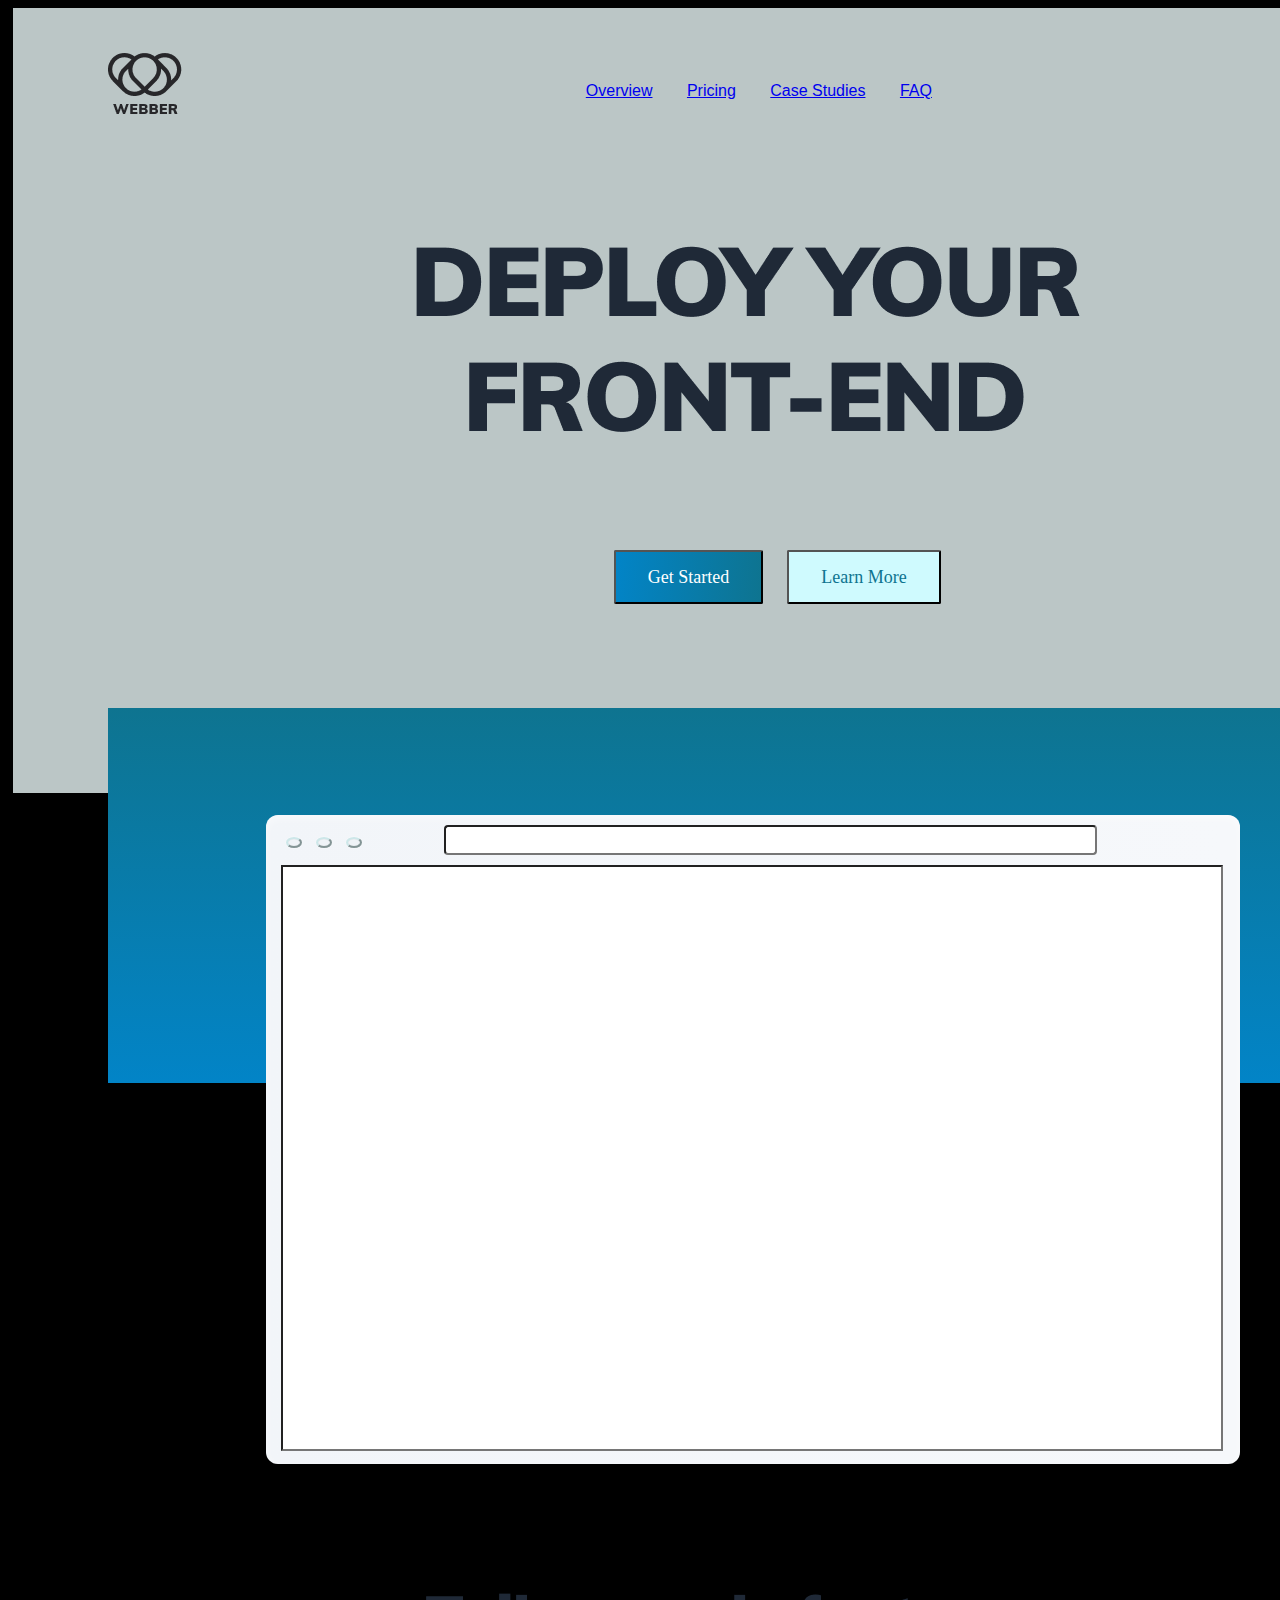
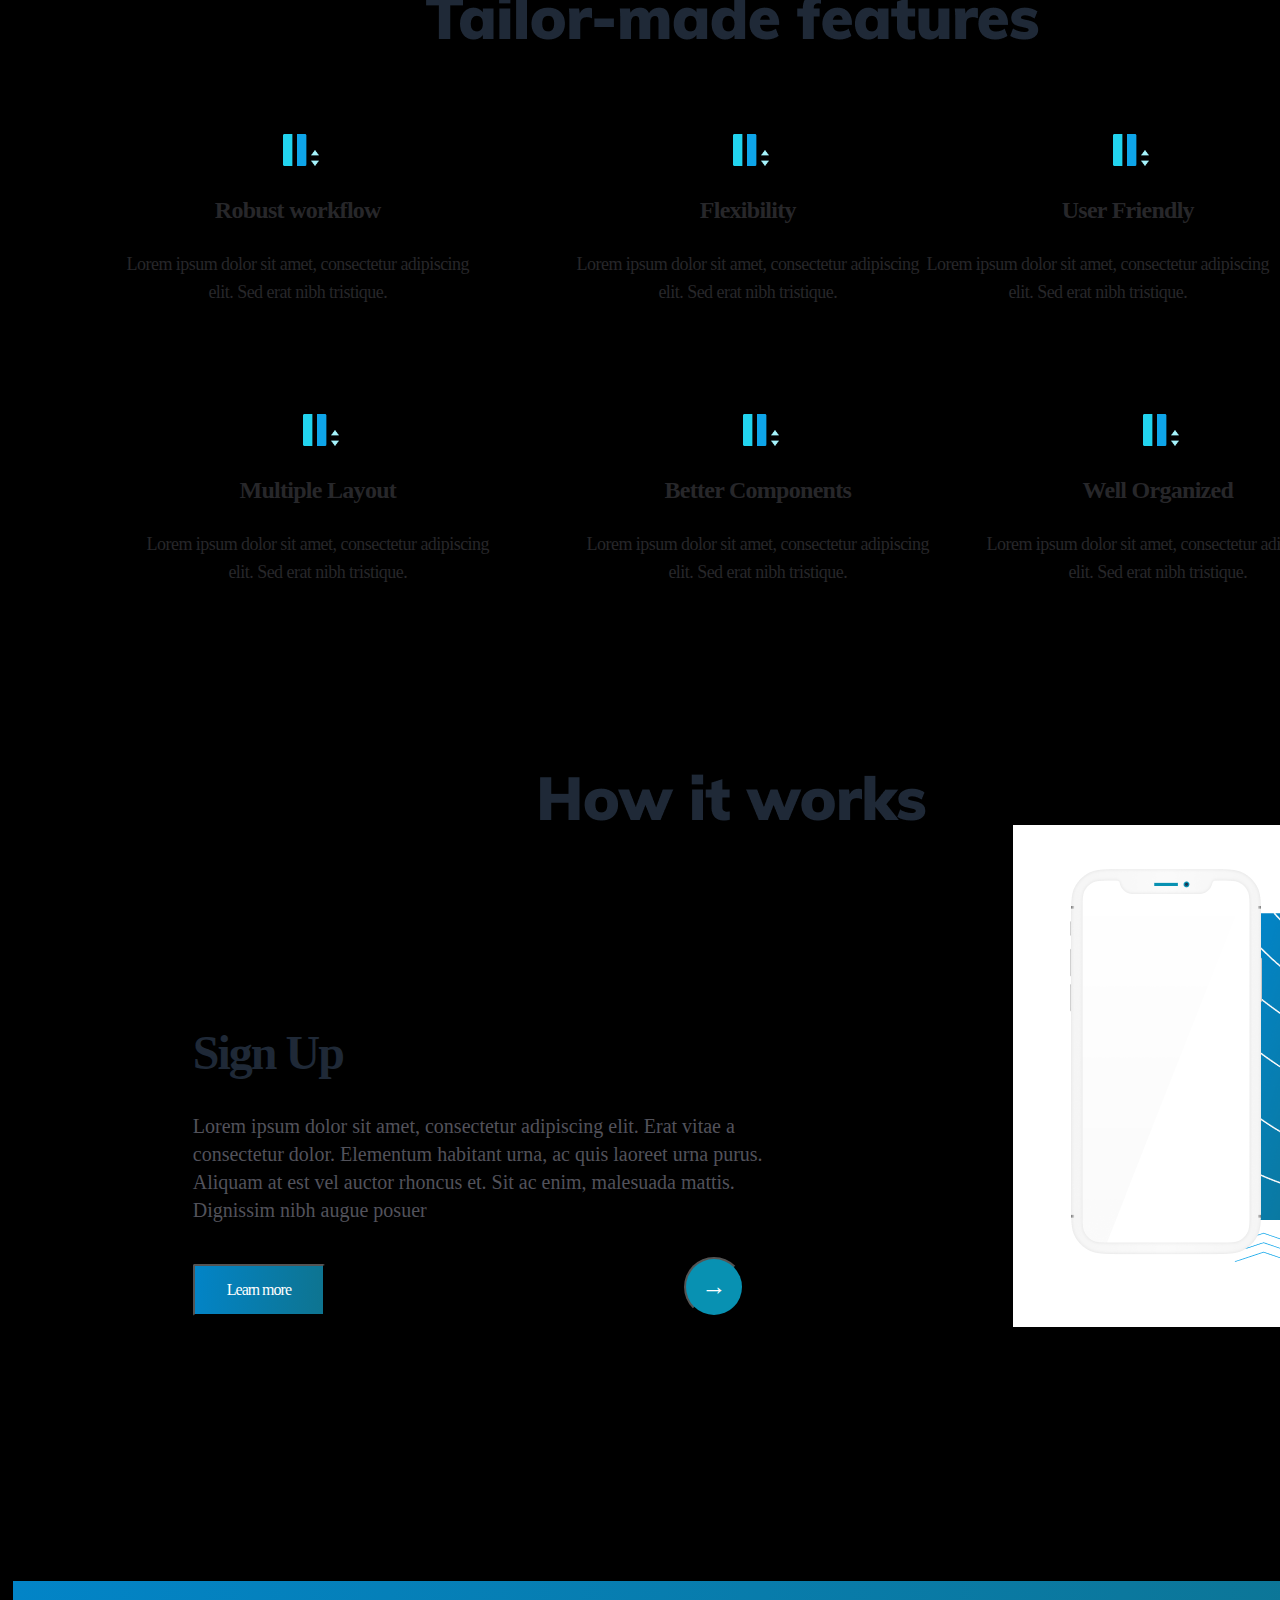
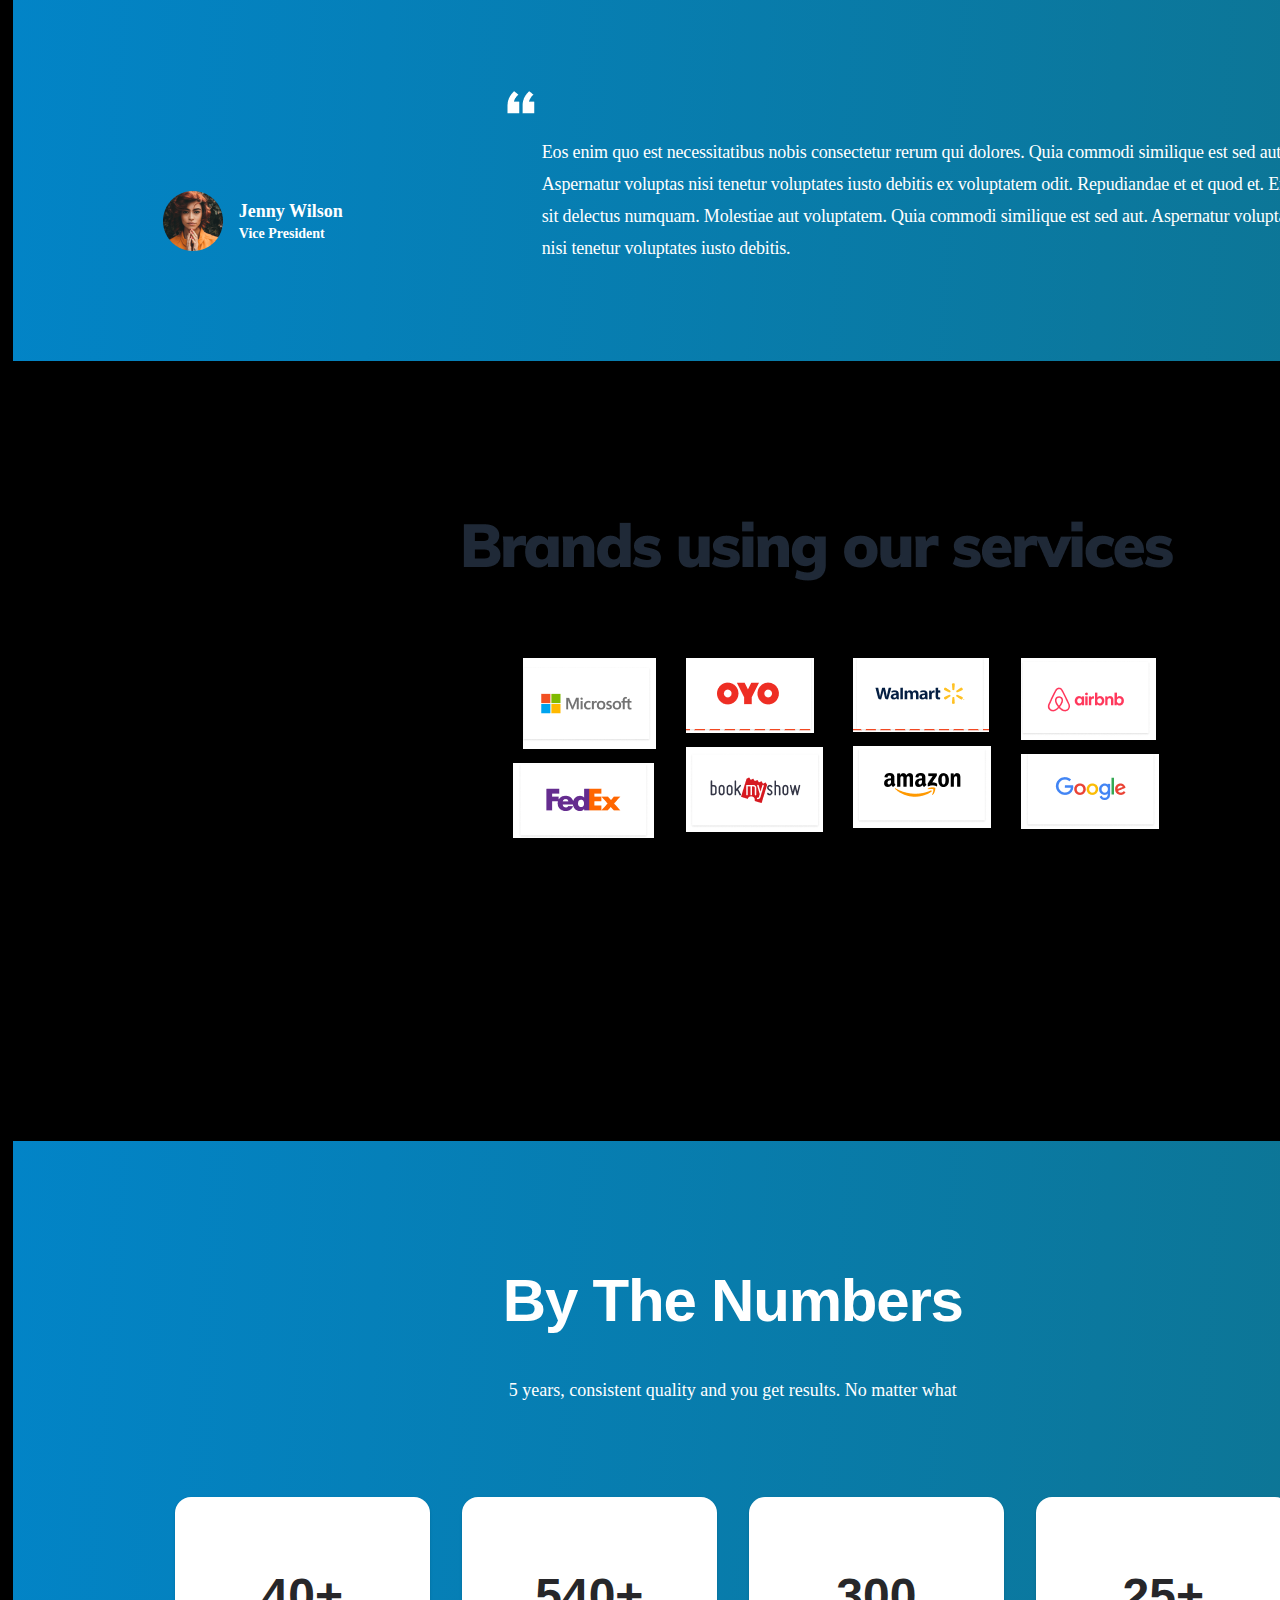
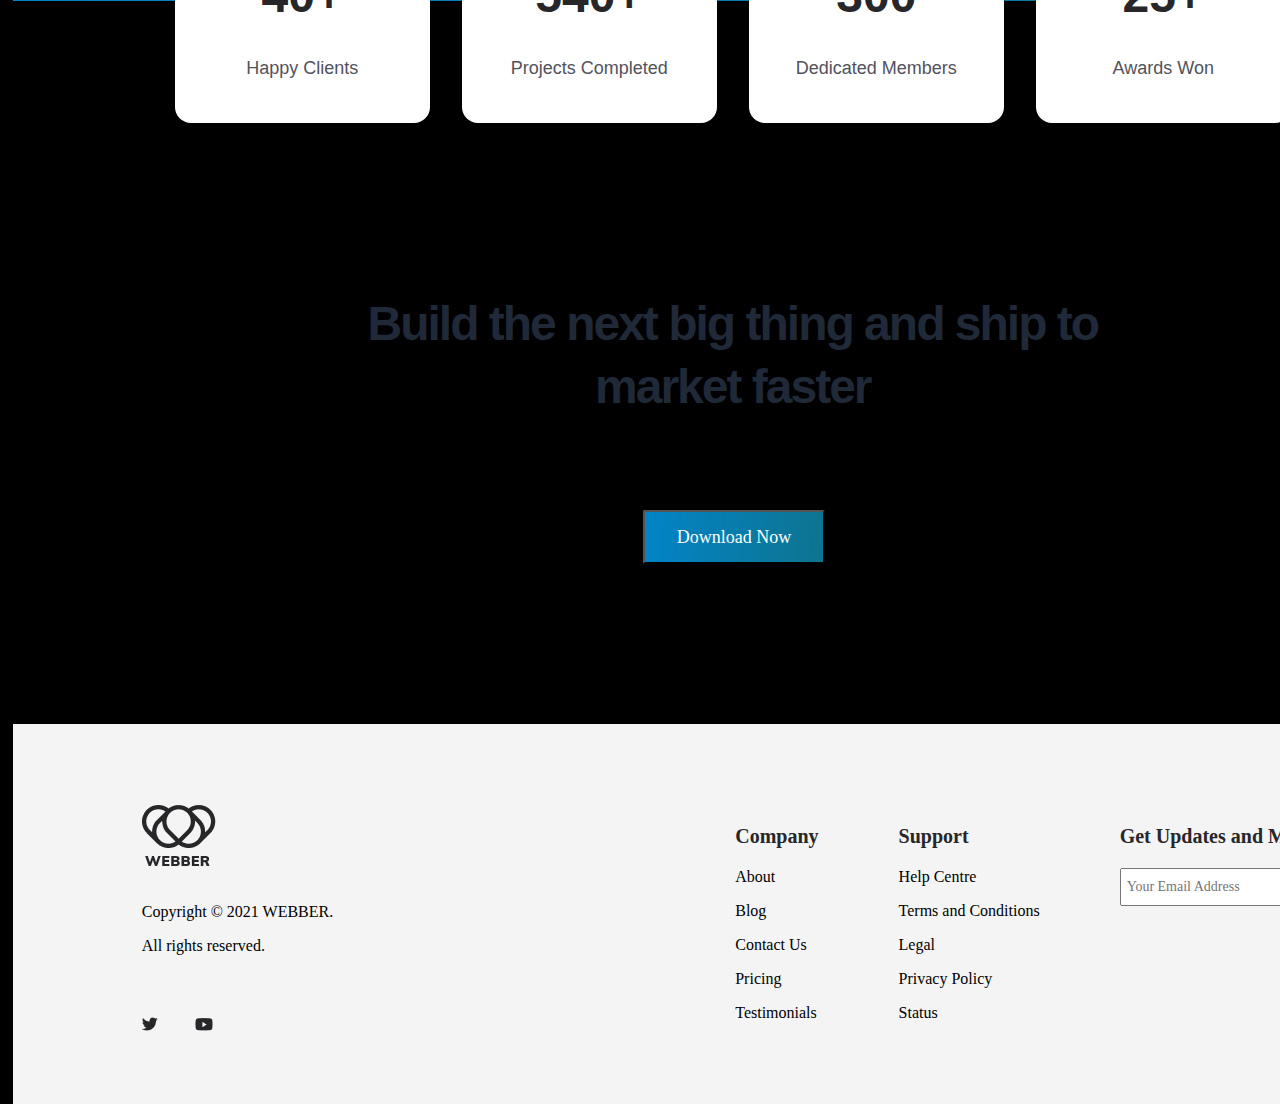
<file: docs/index.html>
<!DOCTYPE html>
<html lang="en">
<head>
    <meta charset="UTF-8">
    <meta http-equiv="X-UA-Compatible" content="IE=edge">
    <meta name="viewport" content="width=device-width, initial-scale=1.0">
    <title>Webber_docs</title>
    <link rel="stylesheet" href="index.css">
</head>
<body class="body">

    <div id="content">

    
            <header>
                <nav class="navbar_contents">
                    <div class="logo">
                        <img src="../docs/Vector.png" alt="vector.png">
                        
                        <span class="overview">
                           <a href="../docs/index.html">Overview</a> 
                        </span>
                        <span class="pricing" >
                          <a href="../Pricing/pricing.html">Pricing</a>  
                        </span>
                        
                        <span class="case">
                           <a href="../Case_Studies/case.html">Case Studies</a> 
                        </span>
                        
                        <span class="faq">
                            <a href="../CaseStudies(inner)/caseStudiesDetails.html"> FAQ</a>
                        </span>
                        <span class="signin">
                            <button class="insideb1">Sign IN</button>
                        </span>
                        <br>
                        <span class="logoname">
                            <img src="../docs/WEBBER.png" alt="Webber">
                        </span>
                    </div>


                    <div class="deploy">
                        <img src="../docs/diploy.png" alt="none">
                    </div>

                    <button style="margin-left: 586px; margin-top: 94px;font-family: Mulish;
                                    font-style: normal;
                                    font-weight: normal;
                                    font-size: 18px;
                                    line-height: 18px;
                                    /* identical to box height, or 100% */
                                    
                                    padding-top: 16px;
                                    padding-bottom: 16px;
                                    padding-left: 32px;
                                    padding-right: 32px;
                                    background: linear-gradient(274.03deg, #06B6D4 0%, #0E7490 0.01%, #0284C7 100%);
                                    border-radius: 2px;
                                    color: #FFFFFF;">
                                Get Started
                    </button>
                    <button style="margin-left: 20px; margin-top: 94px;font-family: Mulish;
                                    font-style: normal;
                                    font-weight: normal;
                                    font-size: 18px;
                                    line-height: 18px;
                                    /* identical to box height, or 100% */
                                    
                                    padding-top: 16px;
                                    padding-bottom: 16px;
                                    padding-left: 32px;
                                    padding-right: 32px;
                                    background: #CFFAFE;
                                    border-radius: 2px;
                                    color: #0E7490;">
                                Learn More
                    </button>

                    <div class="blue_block">
                    
                        <div class="white_container" style="padding-bottom: 20px;">

                            <button style="background: #EFF3F7;
                            box-shadow: 0px 0px 2px rgba(255, 255, 255, 0.7), inset 0px 0px 1px rgba(0, 0, 0, 0.16);
                            margin-left: 20px;
                            margin-top: 16px;
                            border-radius: 50%;
                            width: 11px;
                            height: 11px;
                            border-color: #cde7e9;">
                            </button>
                            <button style="background: #EFF3F7;
                            box-shadow: 0px 0px 2px rgba(255, 255, 255, 0.7), inset 0px 0px 1px rgba(0, 0, 0, 0.16);
                            margin-left: 10px;
                            margin-top: 16px;
                            border-radius: 50%;
                            width: 11px;
                            height: 11px;
                            border-color: #cde7e9;">
                            </button>
                            <button style="background: #EFF3F7;
                            box-shadow: 0px 0px 2px rgba(255, 255, 255, 0.7), inset 0px 0px 1px rgba(0, 0, 0, 0.16);
                            margin-left: 10px;
                            margin-top: 16px;
                            border-radius: 50%;
                            width: 11px;
                            height: 11px;
                            border-color: #cde7e9;">
                            </button>

                            <input type="url" id="urlfield" style="width: 645px; height: 24px; margin-top: 10px; margin-left: 78px;
                                        background: #FFFFFF;
                                    border-radius: 4px;">

                            <input type="" id="Screen" style="width: 934px; height: 580px;margin-top: 10px; margin-left: 15px;
                            background: #FFFFFF; ">       
                        </div>
                        
                    </div>
                </nav>

                
                
            </header>
            
            <main class="main_content" style="margin-top: 800px; width: 1440px; padding-bottom: 160px;">

                <div style="text-align: center;">
                    <img  src="../docs/SectionTitle.png" alt="none">
                </div>

                <div class="outercontainer">

                    <div class="leftcontainer">
                        <img style="margin-left: 190px; margin-top: 90px;" src="../docs/vectors/verticle.png" alt="none">
                
                        <img style=" margin-top: 90px;" src="../docs/vectors/verticledark.png" alt="none">
                
                        <img style=" margin-top: 90px;" src="../docs/vectors/dots.png" alt="none">

                        <p style="font-family: Mulish;
                                    font-style: normal;
                                    font-weight: 600;
                                    font-size: 24px;
                                    line-height: 32px;
                                    /* identical to box height, or 133% */
                                    
                                    margin-left: 30px;
                                    margin-top: 24px;
                                    letter-spacing: -0.03em;
                                    font-feature-settings: 'liga' off;
                                    width: 350px;
                                    height: 32px;
                                    text-align: center;
                                    /* gray/800 */
                                    
                                    color: #27272A;
                                    ">
                                    Robust workflow
                        </p>

                        <p style="font-family: Mulish;
                                    font-style: normal;
                                    font-weight: normal;
                                    font-size: 18px;
                                    line-height: 28px;
                                    /* identical to box height, or 133% */
                                    
                                    margin-left: 30px;
                                    margin-top: 24px;
                                    letter-spacing: -0.03em;
                                    font-feature-settings: 'liga' off;
                                    width: 350px;
                                    height: 56px;
                                    text-align: center;
                                    /* gray/800 */
                                    
                                    color: #27272A;
                                    ">
                                    Lorem ipsum dolor sit amet, consectetur adipiscing elit. Sed erat nibh tristique.
                        </p>
                
                    </div>

                    <div class="midcontainer">

                        <img style=" margin-left: 190px ;margin-top: 90px;" src="../docs/vectors/verticle.png" alt="none">
                
                        <img style=" margin-top: 90px;" src="../docs/vectors/verticledark.png" alt="none">
                
                        <img style=" margin-top: 90px;" src="../docs/vectors/dots.png" alt="none">

                        <p style="font-family: Mulish;
                                    font-style: normal;
                                    font-weight: 600;
                                    font-size: 24px;
                                    line-height: 32px;
                                    /* identical to box height, or 133% */
                                    
                                    margin-left: 30px;
                                    margin-top: 24px;
                                    letter-spacing: -0.03em;
                                    font-feature-settings: 'liga' off;
                                    width: 350px;
                                    height: 32px;
                                    text-align: center;
                                    /* gray/800 */
                                    
                                    color: #27272A;
                                    ">
                                    Flexibility
                        </p>

                        <p style="font-family: Mulish;
                                    font-style: normal;
                                    font-weight: normal;
                                    font-size: 18px;
                                    line-height: 28px;
                                    /* identical to box height, or 133% */
                                    
                                    margin-left: 30px;
                                    margin-top: 24px;
                                    letter-spacing: -0.03em;
                                    font-feature-settings: 'liga' off;
                                    width: 350px;
                                    height: 56px;
                                    text-align: center;
                                    /* gray/800 */
                                    
                                    color: #27272A;
                                    ">
                                    Lorem ipsum dolor sit amet, consectetur adipiscing elit. Sed erat nibh tristique.
                        </p>
                
                    </div>
                    <div class="rightcontainer">

                        <img style=" margin-left: 190px;margin-top: 90px;" src="../docs/vectors/verticle.png" alt="none">
                
                        <img style=" margin-top: 90px;" src="../docs/vectors/verticledark.png" alt="none">
                
                        <img style=" margin-top: 90px;" src="../docs/vectors/dots.png" alt="none">

                        <p style="font-family: Mulish;
                                    font-style: normal;
                                    font-weight: 600;
                                    font-size: 24px;
                                    line-height: 32px;
                                    /* identical to box height, or 133% */
                                    
                                    margin-left: 30px;
                                    margin-top: 24px;
                                    letter-spacing: -0.03em;
                                    font-feature-settings: 'liga' off;
                                    width: 350px;
                                    height: 32px;
                                    text-align: center;
                                    /* gray/800 */
                                    
                                    color: #27272A;
                                    ">
                                    User Friendly
                        </p>

                        <p style="font-family: Mulish;
                                    font-style: normal;
                                    font-weight: normal;
                                    font-size: 18px;
                                    line-height: 28px;
                                    /* identical to box height, or 133% */
                                    
                                    margin-left: 0px;
                                    margin-top: 24px;
                                    letter-spacing: -0.03em;
                                    font-feature-settings: 'liga' off;
                                    width: 350px;
                                    height: 56px;
                                    text-align: center;
                                    /* gray/800 */
                                    
                                    color: #27272A;
                                    ">
                                    Lorem ipsum dolor sit amet, consectetur adipiscing elit. Sed erat nibh tristique.
                        </p>
                
                    </div>
                </div>

                <div class="outercontainer">

                    <div class="leftcontainer">
                        <img style="margin-left: 210px; margin-top: 90px;" src="../docs/vectors/verticle.png" alt="none">
                
                        <img style=" margin-top: 90px;" src="../docs/vectors/verticledark.png" alt="none">
                
                        <img style=" margin-top: 90px;" src="../docs/vectors/dots.png" alt="none">

                        <p style="font-family: Mulish;
                                    font-style: normal;
                                    font-weight: 600;
                                    font-size: 24px;
                                    line-height: 32px;
                                    /* identical to box height, or 133% */
                                    
                                    margin-left: 50px;
                                    margin-top: 24px;
                                    letter-spacing: -0.03em;
                                    font-feature-settings: 'liga' off;
                                    width: 350px;
                                    height: 32px;
                                    text-align: center;
                                    /* gray/800 */
                                    
                                    color: #27272A;
                                    ">
                                    Multiple Layout
                        </p>

                        <p style="font-family: Mulish;
                                    font-style: normal;
                                    font-weight: normal;
                                    font-size: 18px;
                                    line-height: 28px;
                                    /* identical to box height, or 133% */
                                    
                                    margin-left: 50px;
                                    margin-top: 24px;
                                    letter-spacing: -0.03em;
                                    font-feature-settings: 'liga' off;
                                    width: 350px;
                                    height: 56px;
                                    text-align: center;
                                    /* gray/800 */
                                    
                                    color: #27272A;
                                    ">
                                    Lorem ipsum dolor sit amet, consectetur adipiscing elit. Sed erat nibh tristique.
                        </p>
                
                    </div>

                    <div class="midcontainer">

                        <img style=" margin-left: 210px ;margin-top: 90px;" src="../docs/vectors/verticle.png" alt="none">
                
                        <img style=" margin-top: 90px;" src="../docs/vectors/verticledark.png" alt="none">
                
                        <img style=" margin-top: 90px;" src="../docs/vectors/dots.png" alt="none">

                        <p style="font-family: Mulish;
                                    font-style: normal;
                                    font-weight: 600;
                                    font-size: 24px;
                                    line-height: 32px;
                                    /* identical to box height, or 133% */
                                    
                                    margin-left: 50px;
                                    margin-top: 24px;
                                    letter-spacing: -0.03em;
                                    font-feature-settings: 'liga' off;
                                    width: 350px;
                                    height: 32px;
                                    text-align: center;
                                    /* gray/800 */
                                    
                                    color: #27272A;
                                    ">
                                    Better Components
                        </p>

                        <p style="font-family: Mulish;
                                    font-style: normal;
                                    font-weight: normal;
                                    font-size: 18px;
                                    line-height: 28px;
                                    /* identical to box height, or 133% */
                                    
                                    margin-left: 50px;
                                    margin-top: 24px;
                                    letter-spacing: -0.03em;
                                    font-feature-settings: 'liga' off;
                                    width: 350px;
                                    height: 56px;
                                    text-align: center;
                                    /* gray/800 */
                                    
                                    color: #27272A;
                                    ">
                                    Lorem ipsum dolor sit amet, consectetur adipiscing elit. Sed erat nibh tristique.
                        </p>
                
                    </div>
                    <div class="rightcontainer">

                        <img style=" margin-left: 210px;margin-top: 90px;" src="../docs/vectors/verticle.png" alt="none">
                
                        <img style=" margin-top: 90px;" src="../docs/vectors/verticledark.png" alt="none">
                
                        <img style=" margin-top: 90px;" src="../docs/vectors/dots.png" alt="none">

                        <p style="font-family: Mulish;
                                    font-style: normal;
                                    font-weight: 600;
                                    font-size: 24px;
                                    line-height: 32px;
                                    /* identical to box height, or 133% */
                                    
                                    margin-left: 50px;
                                    margin-top: 24px;
                                    letter-spacing: -0.03em;
                                    font-feature-settings: 'liga' off;
                                    width: 350px;
                                    height: 32px;
                                    text-align: center;
                                    /* gray/800 */
                                    
                                    color: #27272A;
                                    ">
                                    Well Organized
                        </p>

                        <p style="font-family: Mulish;
                                    font-style: normal;
                                    font-weight: normal;
                                    font-size: 18px;
                                    line-height: 28px;
                                    /* identical to box height, or 133% */
                                    
                                    margin-left: 50px;
                                    margin-top: 24px;
                                    letter-spacing: -0.03em;
                                    font-feature-settings: 'liga' off;
                                    width: 350px;
                                    height: 56px;
                                    text-align: center;
                                    /* gray/800 */
                                    
                                    color: #27272A;
                                    ">
                                    Lorem ipsum dolor sit amet, consectetur adipiscing elit. Sed erat nibh tristique.
                        </p>
                
                    </div>
            
            
                </div>
            

                <div style="text-align: center; margin-top: 170px">
                    <img src="../docs/how.png" alt="none">
                </div>


                <div class="outercontainer2" >
                    <div class="leftone">

                        <h1 style="margin-left: 180px; margin-top: 200px;font-family: Mulish;
                                    font-style: normal;
                                    font-weight: 800;
                                    font-size: 48px;
                                    line-height: 115.5%;
                                    /* or 55px */
                                    
                                    letter-spacing: -2px;
                                    
                                    color: #1F2937;
                                    ">Sign Up</h1>

                        <p style="width: 570px; height: 112px; font-family: Mulish;
                                    font-style: normal;
                                    font-weight: normal;
                                    font-size: 20px;
                                    line-height: 140%;
                                    /* or 28px */
                                    
                                    margin-left: 180px;
                                    margin-top: 20px;            
                                    /* gray/600 */
                                    
                                    color: #52525B;
                                    ">
                            Lorem ipsum dolor sit amet, consectetur adipiscing elit. Erat vitae a consectetur dolor. Elementum habitant urna, ac quis laoreet urna purus.
                            Aliquam at est vel auctor rhoncus et. Sit ac enim, malesuada mattis. Dignissim nibh augue posuer</p>

                        <button style="margin-left: 180px; margin-top: 20px;
                                        background: linear-gradient(274.03deg, #06B6D4 0%, #0E7490 0.01%, #0284C7 100%);
                                        border-radius: 2px;
                                        padding-left: 32px;
                                        padding-right: 32px;
                                        padding-top: 16px;
                                        padding-bottom: 16px;font-family: Mulish;
                                        font-style: normal;
                                        font-weight: normal;
                                        font-size: 16px;
                                        line-height: 16px;
                                        /* identical to box height, or 100% */

                                        letter-spacing: -1px;

                                        color: #FFFFFF;
        ">
                                        Learn more</button>     

                        <button style="margin-left: 314px; 
                                        background: transparent;
                                        border: transparent;
                                        font-weight: bolder;
                                        font-size: 25px;">
                                        &#8592;</button>
                        
                        <button style=" border-radius: 50%; width: 60px; height: 60px;background: #0891B2; color: white; 
                                        font-size: 25px; font-weight: bolder;">&#8594;</button>        
                                                        
                    </div>
                    <div class="rightone">

                            
                            <img src="../docs/vectors/phone.PNG" alt="none">
                    </div>
                </div>

                <div class="qoute">

                    <div class="outerblue">
                        <div class="leftblue">
                            <img style="margin-top: 160px; margin-left: 100px;" src="../docs/Picture.png" alt="none">
                        </div>
                        <div class="midblue">
                            <p style="width: 183px; height: 28px; margin-top: 170px; margin-left: 16px;font-family: Mulish;
                                        font-style: normal;
                                        font-weight: 600;
                                        font-size: 18px;
                                    
                                        /* identical to box height, or 156% */
                                        
                                        
                                        font-feature-settings: 'liga' off;
                                        
                                        /* base/white */
                                        
                                        color: #FFFFFF;
                                        ">Jenny Wilson
                                        <br>
                                    <span style="font-size: 14px;">Vice President</span>  
                            </p>
                                        
                            
                        </div>
                        <div class="rightblue">

                            
                            
                            <div class="parablue">
                                <img  style="margin-top :60px;" src="../docs/vectors/“.png" alt="none">
                            
                                <p style="width: 766px; height: 128px ; margin-left: 35px;font-family: Mulish;
                                            font-style: normal;
                                            font-weight: 500;
                                            font-size: 18px;
                                            line-height: 32px;
                                            /* or 178% */
                                            
                                            letter-spacing: -0.01em;
                                            font-feature-settings: 'liga' off;
                                            
                                            /* base/white */
                                            
                                            color: #FFFFFF;
                                            ">Eos enim quo est necessitatibus nobis consectetur rerum qui dolores. 
                                    Quia commodi similique est sed aut. Aspernatur voluptas nisi tenetur voluptates iusto debitis
                                    ex voluptatem odit. Repudiandae et et quod et. Enim sit delectus numquam. Molestiae aut voluptatem. 
                                    Quia commodi similique est sed aut. Aspernatur voluptas nisi tenetur voluptates iusto debitis.</p>
                            </div>
                        </div>
                    </div>

                </div>

                <div class="brands">
                    <div style="text-align: center; margin-top: 160px; margin-left: 170px;">
                        
                        <img src="../docs/brands.png" alt="none">
                    </div>

                    <div class="brandsouter">
                        <div class="leftbrand">

                            <img style="margin-left: 160px;" src="../docs/social media/microsoft.PNG" alt="none">
                            <img style="margin-left: 150px;margin-top: 10px;" src="../docs/social media/fedex.PNG" alt="none">
                            
                        </div>
                        <div class="leftbrand">

                            <img   style="margin-left: 30px;" src="../docs/social media/oyo.PNG" alt="none">
                            <img style="margin-left: 30px; margin-top: 10px;" src="../docs/social media/book.PNG" alt="none">
                            
                        </div>
                        <div class="leftbrand">

                            <img style="margin-left: 30px;" src="../docs/social media/walmart.PNG" alt="none">
                            <img style="margin-left: 30px;margin-top: 10px;" src="../docs/social media/amazon.PNG" alt="none">
                            
                        </div>
                        <div class="leftbrand">

                            <img style="margin-left: 30px;" src="../docs/social media/airhub.PNG" alt="none">
                            <img  style="margin-left: 30px;margin-top: 10px;" src="../docs/social media/google.PNG" alt="none">
                            
                        </div>

                    </div>

                </div>

                <div class="numbersblue">
                    
                    <h2 style="text-align: center;
                                font-family: -apple-system, BlinkMacSystemFont, 'Segoe UI', Roboto, Oxygen, Ubuntu, Cantarell, 'Open Sans', 'Helvetica Neue', sans-serif;
                                font-style: normal;
                                font-weight: 900;
                                font-size: 60px;
                                line-height: 60px;
                                /* identical to box height, or 100% */
                                
                                letter-spacing: -0.02em;
                                font-feature-settings: 'liga' off;
                                
                                color: #FFFFFF;
                                ">
                                By The Numbers</h2>

                        <p style="text-align: center; margin-top: 20px;
                        font-family: Mulish;
                        font-style: normal;
                        font-weight: normal;
                        font-size: 18px;
                        line-height: 18px;
                        /* identical to box height, or 100% */

                        font-feature-settings: 'liga' off;

                        color: #FFFFFF;">
                            5 years, consistent quality and you get results. No matter what</p> 
                            

                    <div class="numbersouter">

                            <div class="numbersleft">

                                <h2 style=" margin-top: 75px;
                                            font-family: -apple-system, BlinkMacSystemFont, 'Segoe UI', Roboto, Oxygen, Ubuntu, Cantarell, 'Open Sans', 'Helvetica Neue', sans-serif;
                                            font-style: normal;
                                            font-weight: 800;
                                            font-size: 48px;
                                            line-height: 48px;
                                            /* or 100% */
                                            
                                            text-align: center;
                                            font-feature-settings: 'liga' off;
                                            
                                            /* gray/800 */
                                            
                                            color: #27272A;
                                            ">40+</h2>
                                <p style="font-family: -apple-system, BlinkMacSystemFont, 'Segoe UI', Roboto, Oxygen, Ubuntu, Cantarell, 'Open Sans', 'Helvetica Neue', sans-serif;
                                            font-style: normal;
                                            font-weight: normal;
                                            font-size: 18px;
                                            line-height: 18px;
                                            /* identical to box height, or 100% */
                                            
                                            text-align: center;
                                            font-feature-settings: 'liga' off;
                                            
                                            color: #52525B;">Happy Clients</p>
                            </div>
                            <div style="margin-left: 32px;" class="numbersleft">

                                <h2 style=" margin-top: 75px;
                                            font-family: -apple-system, BlinkMacSystemFont, 'Segoe UI', Roboto, Oxygen, Ubuntu, Cantarell, 'Open Sans', 'Helvetica Neue', sans-serif;
                                            font-style: normal;
                                            font-weight: 800;
                                            font-size: 48px;
                                            line-height: 48px;
                                            /* or 100% */
                                            
                                            text-align: center;
                                            font-feature-settings: 'liga' off;
                                            
                                            /* gray/800 */
                                            
                                            color: #27272A;
                                            ">540+</h2>
                                <p style="font-family: -apple-system, BlinkMacSystemFont, 'Segoe UI', Roboto, Oxygen, Ubuntu, Cantarell, 'Open Sans', 'Helvetica Neue', sans-serif;
                                            font-style: normal;
                                            font-weight: normal;
                                            font-size: 18px;
                                            line-height: 18px;
                                            /* identical to box height, or 100% */
                                            
                                            text-align: center;
                                            font-feature-settings: 'liga' off;
                                            
                                            color: #52525B;">Projects Completed</p>

                            </div>
                            <div style="margin-left: 32px;" class="numbersleft">

                                <h2 style=" margin-top: 75px;
                                font-family: -apple-system, BlinkMacSystemFont, 'Segoe UI', Roboto, Oxygen, Ubuntu, Cantarell, 'Open Sans', 'Helvetica Neue', sans-serif;
                                font-style: normal;
                                font-weight: 800;
                                font-size: 48px;
                                line-height: 48px;
                                /* or 100% */
                                
                                text-align: center;
                                font-feature-settings: 'liga' off;
                                
                                /* gray/800 */
                                
                                color: #27272A;
                                ">300</h2>
                    <p style="font-family: -apple-system, BlinkMacSystemFont, 'Segoe UI', Roboto, Oxygen, Ubuntu, Cantarell, 'Open Sans', 'Helvetica Neue', sans-serif;
                                font-style: normal;
                                font-weight: normal;
                                font-size: 18px;
                                line-height: 18px;
                                /* identical to box height, or 100% */
                                
                                text-align: center;
                                font-feature-settings: 'liga' off;
                                
                                color: #52525B;">Dedicated Members</p>
                            </div>
                            <div style="margin-left: 32px;" class="numbersleft">

                                <h2 style=" margin-top: 75px;
                                font-family: -apple-system, BlinkMacSystemFont, 'Segoe UI', Roboto, Oxygen, Ubuntu, Cantarell, 'Open Sans', 'Helvetica Neue', sans-serif;
                                font-style: normal;
                                font-weight: 800;
                                font-size: 48px;
                                line-height: 48px;
                                /* or 100% */
                                
                                text-align: center;
                                font-feature-settings: 'liga' off;
                                
                                /* gray/800 */
                                
                                color: #27272A;
                                ">25+</h2>
                    <p style="font-family: -apple-system, BlinkMacSystemFont, 'Segoe UI', Roboto, Oxygen, Ubuntu, Cantarell, 'Open Sans', 'Helvetica Neue', sans-serif;
                                font-style: normal;
                                font-weight: normal;
                                font-size: 18px;
                                line-height: 18px;
                                /* identical to box height, or 100% */
                                
                                text-align: center;
                                font-feature-settings: 'liga' off;
                                
                                color: #52525B;">Awards Won</p>
                            </div>
                    </div>       
                            
                </div>

                <div class="Build">

                    <h1 style="font-family: -apple-system, BlinkMacSystemFont, 'Segoe UI', Roboto, Oxygen, Ubuntu, Cantarell, 'Open Sans', 'Helvetica Neue', sans-serif;
                                font-style: normal;
                                font-weight: 900;
                                font-size: 48px;
                                line-height: 130%;
                                /* or 62px */
                                
                                text-align: center;
                                letter-spacing: -2px;
                                
                                color: #1F2937;">
                                Build the next big thing and ship to <br> market faster 
                    </h1>
                    <button style="margin-left: 630px; margin-top: 60px;font-family: Mulish;
                                    font-style: normal;
                                    font-weight: normal;
                                    font-size: 18px;
                                    line-height: 18px;
                                    /* identical to box height, or 100% */
                                    
                                    padding-top: 16px;
                                    padding-bottom: 16px;
                                    padding-left: 32px;
                                    padding-right: 32px;
                                    background: linear-gradient(274.03deg, #06B6D4 0%, #0E7490 0.01%, #0284C7 100%);
                                    border-radius: 2px;
                                    color: #FFFFFF;">
                                Download Now
                    </button>

                    
                </div>
                
                

            </main>

            <footer>

                <section class="footer2">

                    <div class="footer2_maincontainer">
                        
                        <div class="left">
                            
                        
                            <img src="..//docs/Vector.png" alt="none">
                            <br>
                            <img style="margin-left: 3px;" src="../docs/WEBBER.png" alt="none">   
                            <p style="margin-top: 33px;" class="leftdescription">Copyright © 2021 WEBBER.</p>
                            <p class="leftdescription">All rights reserved.</p>
                            <img style="margin-top: 46px;" src="../docs/Path.png" alt="twitter">
                            <img style="margin-left: 33px;" src="../docs/youtube.png" alt="youtube">
                        </div>
            
                        <div class="leftmid">
                            <p style="font-family: Mulish;
                                        font-style: normal;
                                        font-weight: bolder;
                                        font-size: 20px;
                                    
                                        color: #27272A;">
                                        Company
                            </p>
                            <p>About</p>
                            <p>Blog</p>
                            <p>Contact Us</p>
                            <p>Pricing</p>
                            <p>Testimonials</p>
                            
                            
                            
                        </div>
            
                        <div class="rightmid">
                            <p style="font-family: Mulish;
                                        font-style: normal;
                                        font-weight: bolder;
                                        font-size: 20px;
                                    
                                        color: #27272A;">
                                        Support
                            </p>
                            <p>Help Centre</p>
                            <p>Terms and Conditions</p>
                            <p>Legal</p>
                            <p>Privacy Policy</p>
                            <p>Status</p>
                            
                            
                            
                        </div>
            
                        <div class="right">
                            <p style="font-family: Mulish;
                                        font-style: normal;
                                        font-weight: bolder;
                                        font-size: 20px;
                                    
                                        color: #27272A;">
                                        Get Updates and More
                            </p>
                            <input style="font-family: Mulish;
                                            font-style: normal;
                                            font-weight: normal;
                                            font-size: 14px;
                                            line-height: 24px;
                                            /* identical to box height, or 171% */
                                            
                                            font-feature-settings: 'liga' off;
                                            
                                            /* gray/600 */
                                            padding: 5px;
                                            color: #52525B;" 
                                            type="email" name="email" id="email" placeholder="Your Email Address" >
            
                            <button type="submit" style="background: linear-gradient(274.03deg, #06B6D4 0%, #0E7490 0.01%, #0284C7 100%);
                                        padding: 4px; margin-left: 2px;" >
                                <img src="../docs/Vector1.png" alt="button">
            
                            </button>                
            
                            
                            
                            
                            
                        </div>
            
                    </div>
            
                
                    
                </section>
        </footer>
        
    </div>  
    
</body>
</html>
</file>
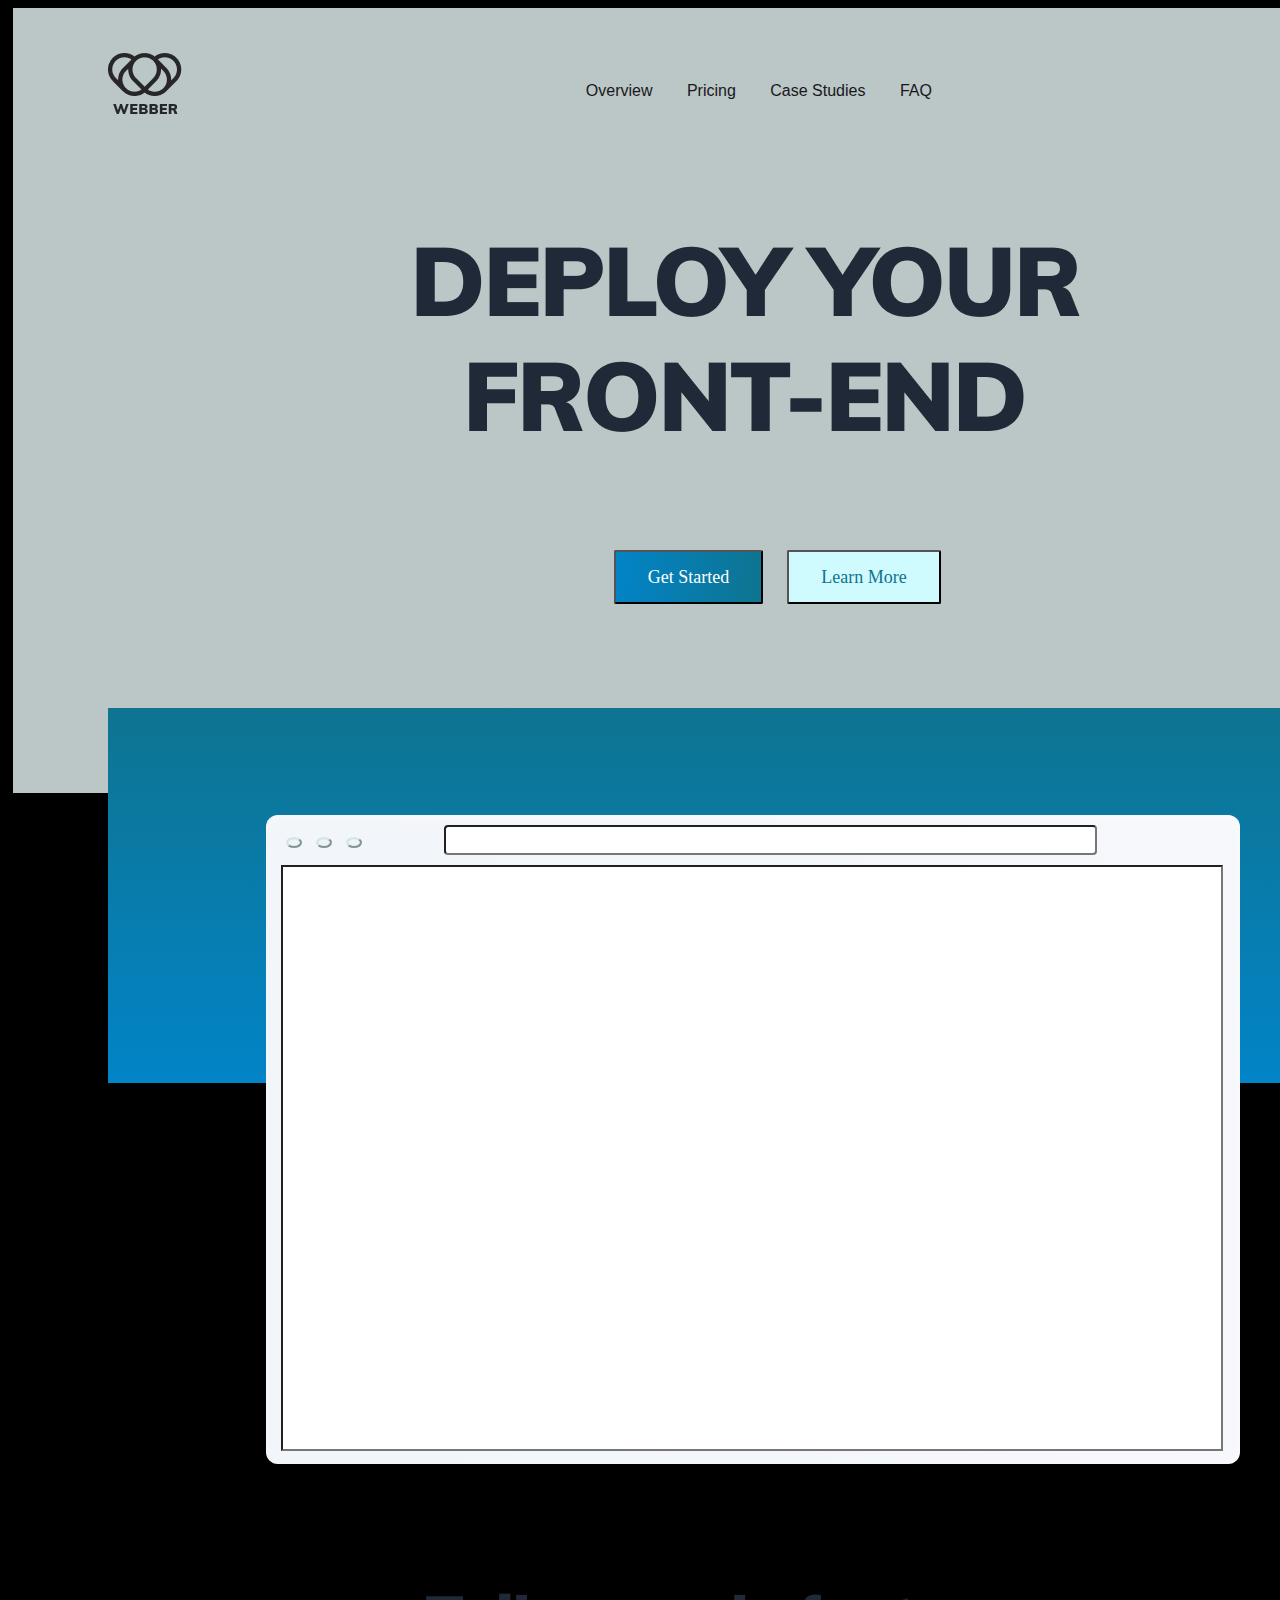
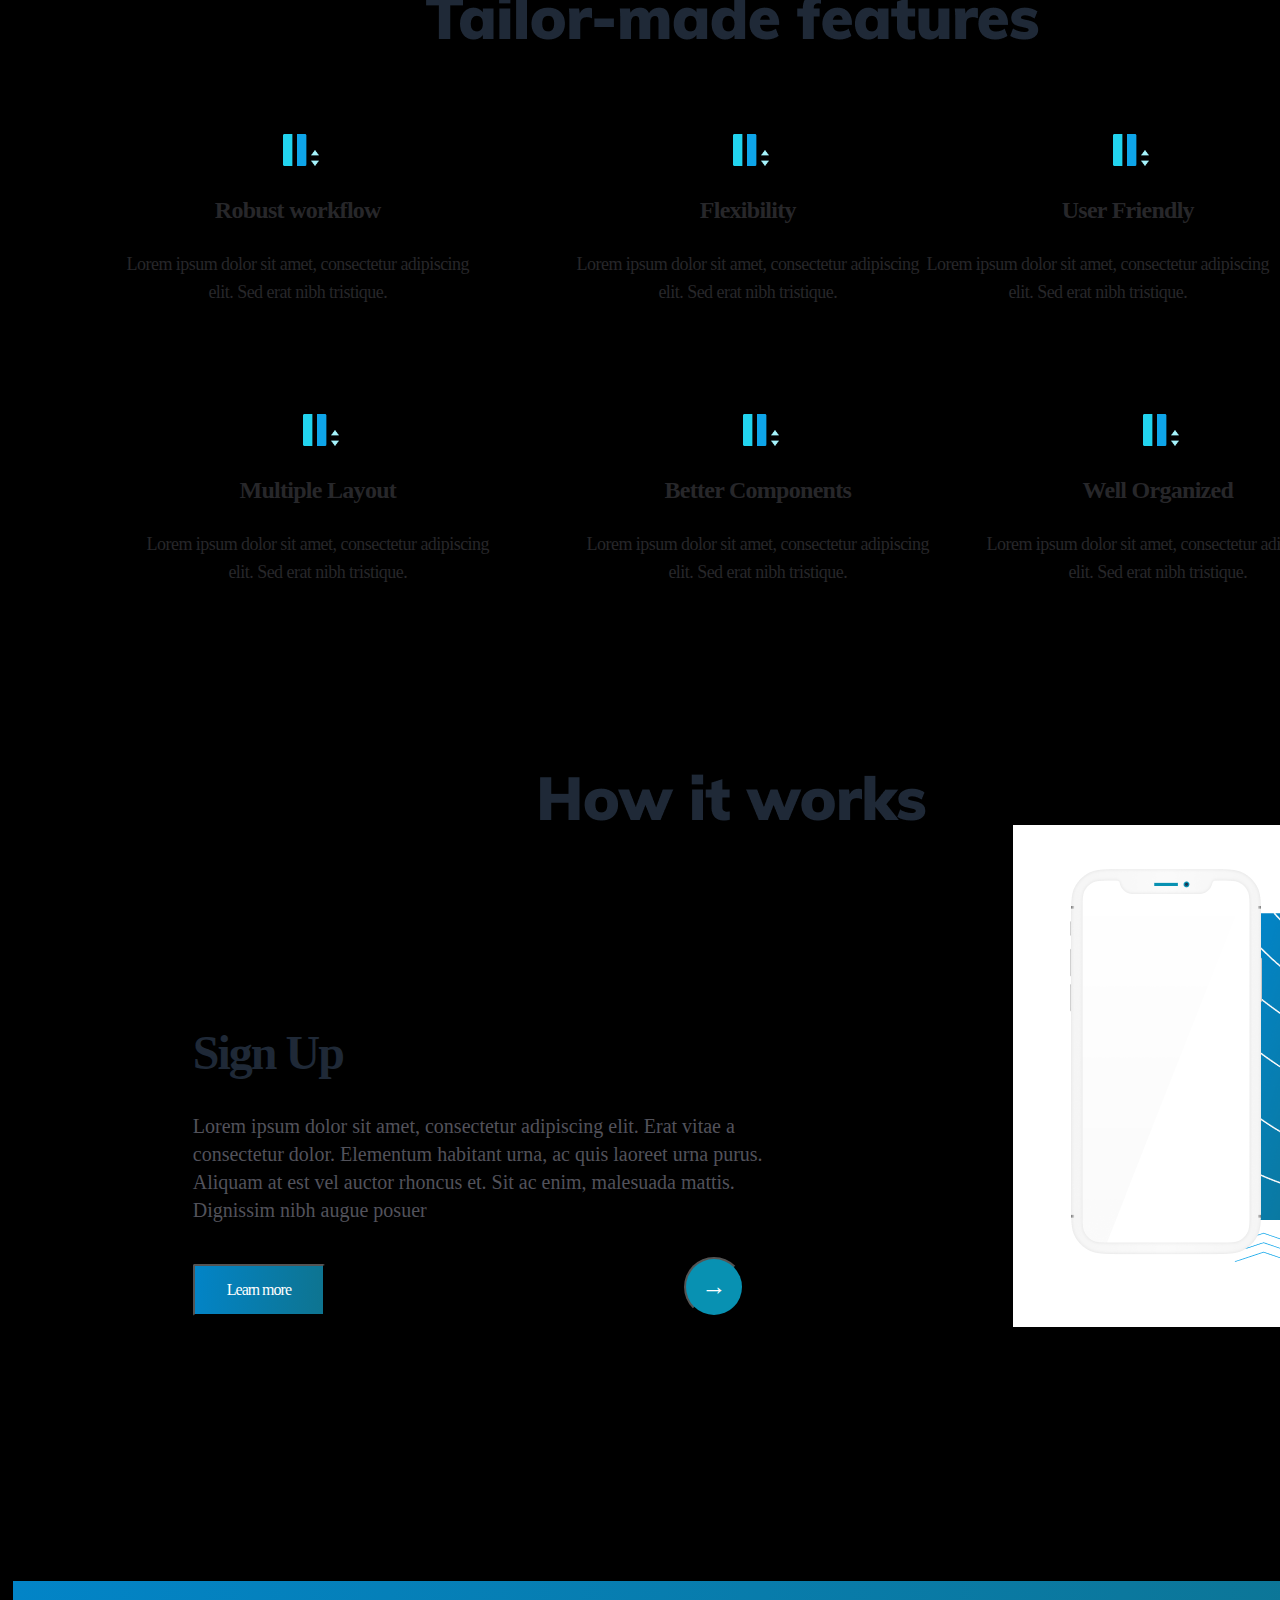
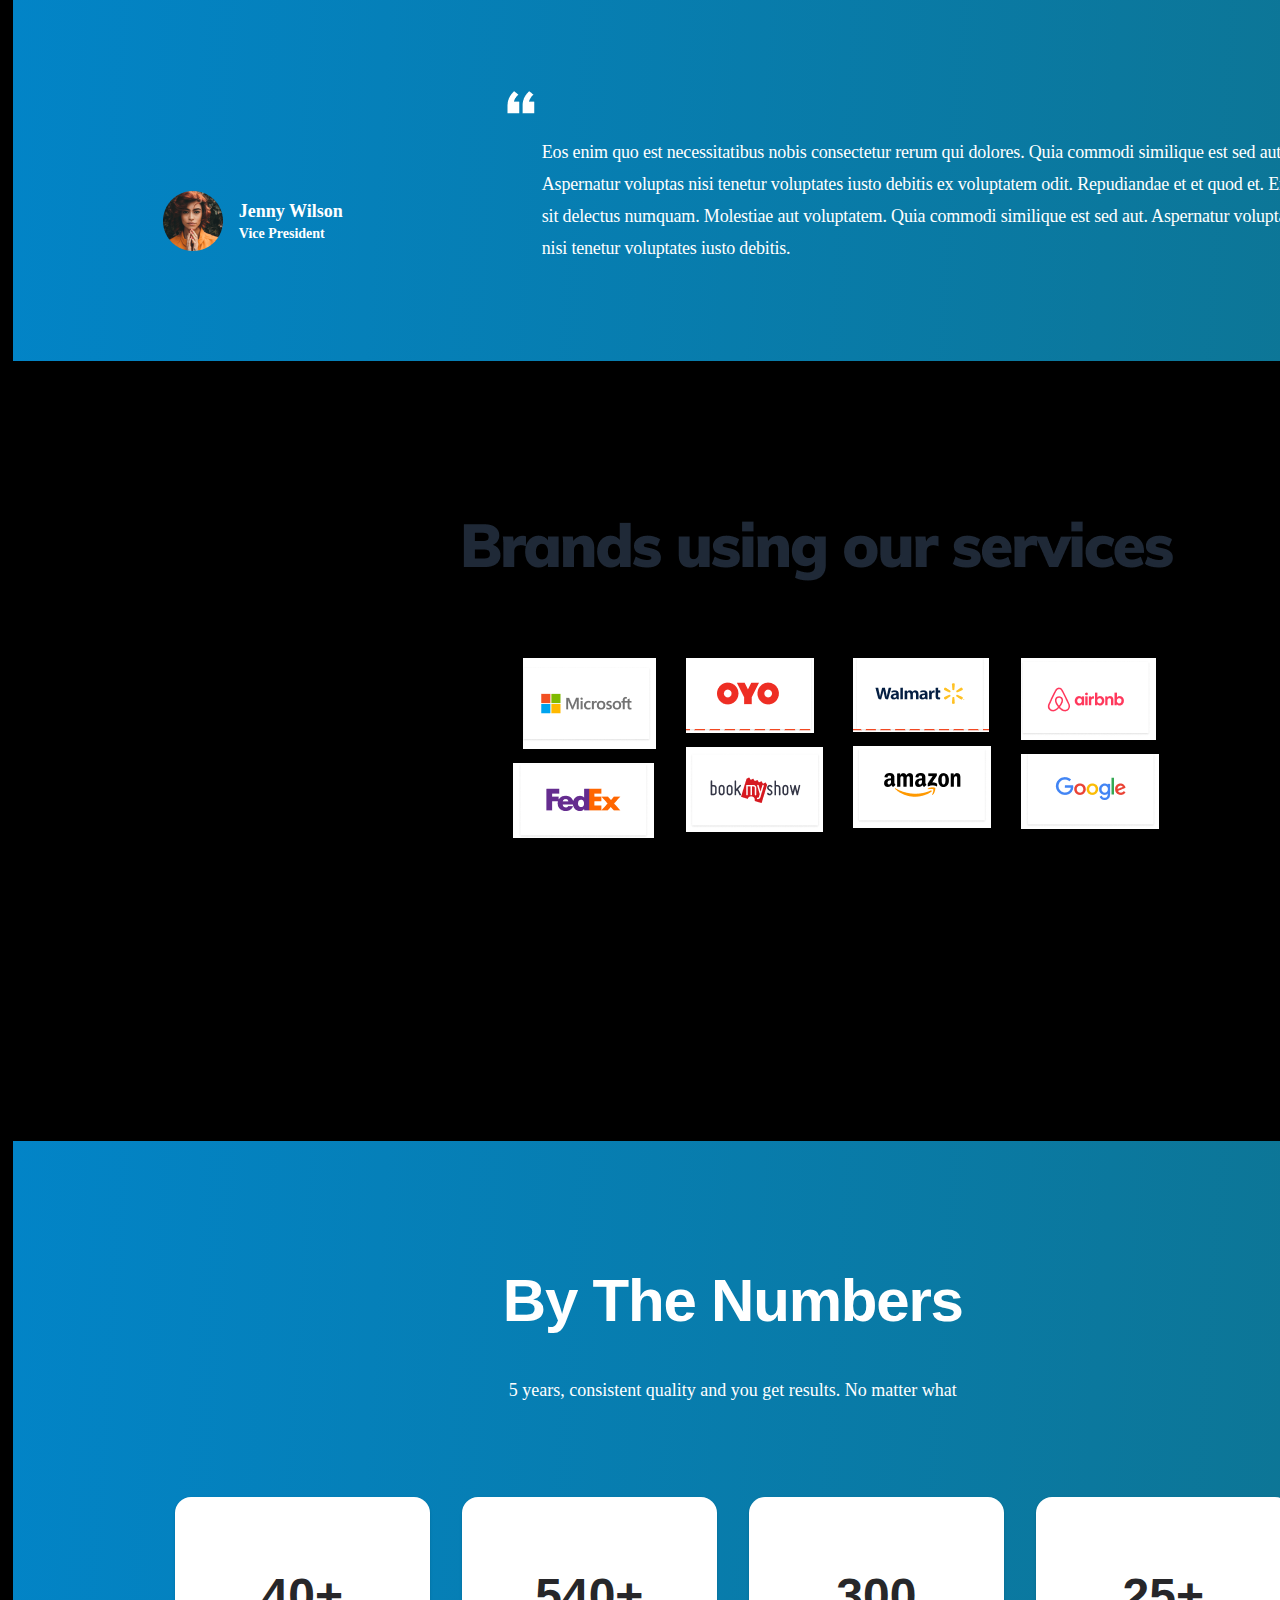
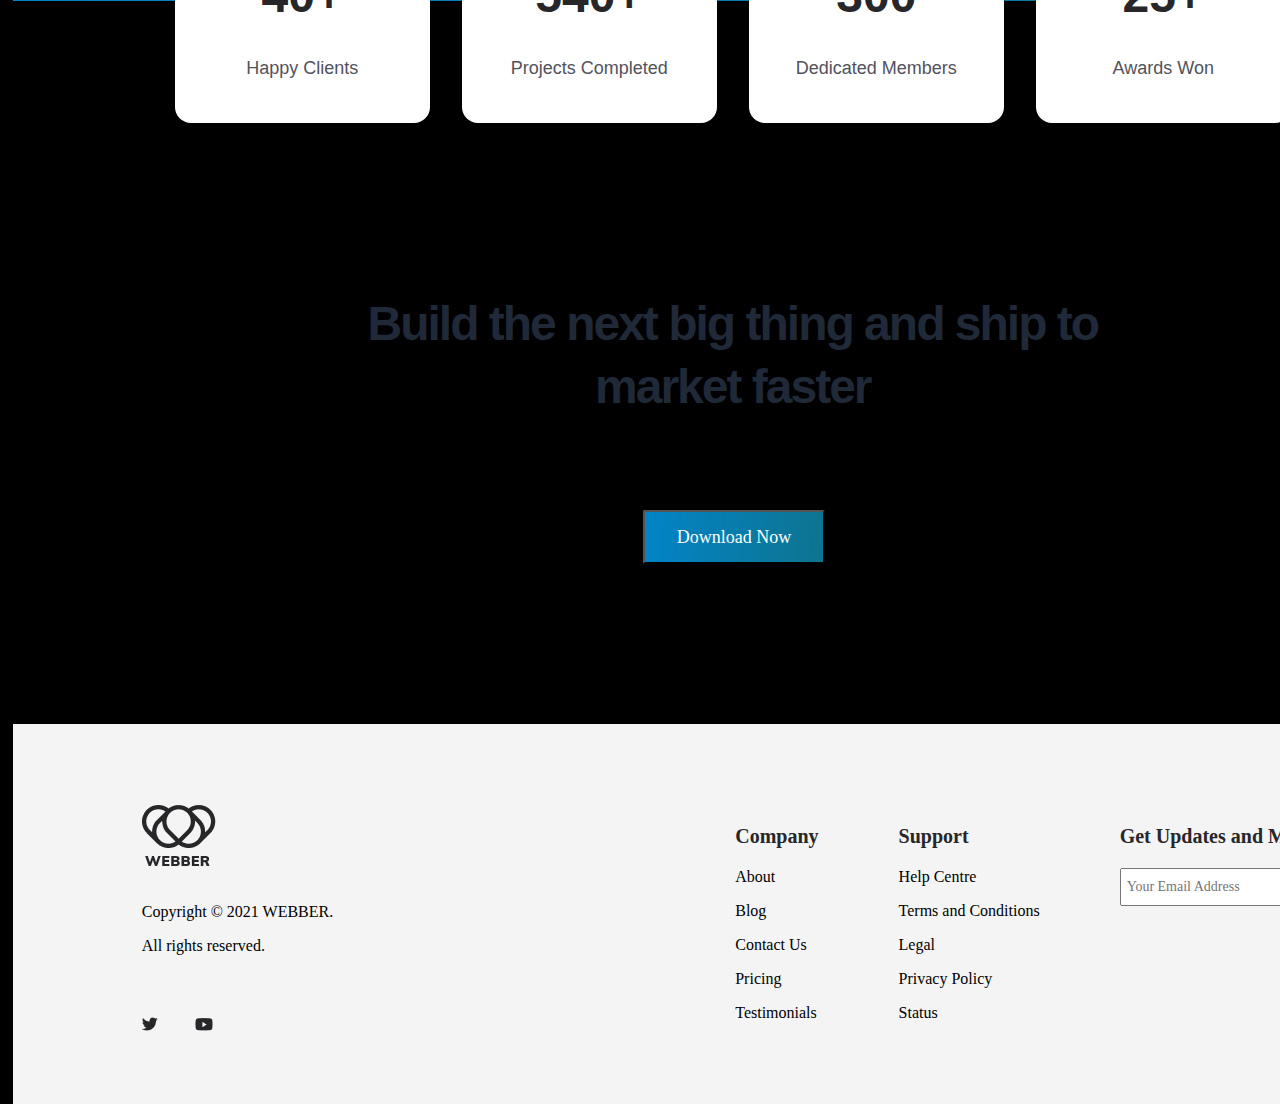
<file: Home/index.html>
<!DOCTYPE html>
<html lang="en">
<head>
    <meta charset="UTF-8">
    <meta http-equiv="X-UA-Compatible" content="IE=edge">
    <meta name="viewport" content="width=device-width, initial-scale=1.0">
    <title>Webber_Home</title>
    <link rel="stylesheet" href="index.css">
</head>
<body class="body">

    <div id="content">

    
            <header>
                <nav class="navbar_contents">
                    <div class="logo">
                        <img src="../Home/Vector.png" alt="vector.png">
                        
                        <span class="overview">
                            Overview
                        </span>
                        <span class="pricing">
                            Pricing
                        </span>
                        
                        <span class="case">
                            Case Studies
                        </span>
                        
                        <span class="faq">
                            FAQ
                        </span>
                        <span class="signin">
                            <button class="insideb1">Sign IN</button>
                        </span>
                        <br>
                        <span class="logoname">
                            <img src="../Home/WEBBER.png" alt="Webber">
                        </span>
                    </div>


                    <div class="deploy">
                        <img src="../Home/diploy.png" alt="none">
                    </div>

                    <button style="margin-left: 586px; margin-top: 94px;font-family: Mulish;
                                    font-style: normal;
                                    font-weight: normal;
                                    font-size: 18px;
                                    line-height: 18px;
                                    /* identical to box height, or 100% */
                                    
                                    padding-top: 16px;
                                    padding-bottom: 16px;
                                    padding-left: 32px;
                                    padding-right: 32px;
                                    background: linear-gradient(274.03deg, #06B6D4 0%, #0E7490 0.01%, #0284C7 100%);
                                    border-radius: 2px;
                                    color: #FFFFFF;">
                                Get Started
                    </button>
                    <button style="margin-left: 20px; margin-top: 94px;font-family: Mulish;
                                    font-style: normal;
                                    font-weight: normal;
                                    font-size: 18px;
                                    line-height: 18px;
                                    /* identical to box height, or 100% */
                                    
                                    padding-top: 16px;
                                    padding-bottom: 16px;
                                    padding-left: 32px;
                                    padding-right: 32px;
                                    background: #CFFAFE;
                                    border-radius: 2px;
                                    color: #0E7490;">
                                Learn More
                    </button>

                    <div class="blue_block">
                    
                        <div class="white_container" style="padding-bottom: 20px;">

                            <button style="background: #EFF3F7;
                            box-shadow: 0px 0px 2px rgba(255, 255, 255, 0.7), inset 0px 0px 1px rgba(0, 0, 0, 0.16);
                            margin-left: 20px;
                            margin-top: 16px;
                            border-radius: 50%;
                            width: 11px;
                            height: 11px;
                            border-color: #cde7e9;">
                            </button>
                            <button style="background: #EFF3F7;
                            box-shadow: 0px 0px 2px rgba(255, 255, 255, 0.7), inset 0px 0px 1px rgba(0, 0, 0, 0.16);
                            margin-left: 10px;
                            margin-top: 16px;
                            border-radius: 50%;
                            width: 11px;
                            height: 11px;
                            border-color: #cde7e9;">
                            </button>
                            <button style="background: #EFF3F7;
                            box-shadow: 0px 0px 2px rgba(255, 255, 255, 0.7), inset 0px 0px 1px rgba(0, 0, 0, 0.16);
                            margin-left: 10px;
                            margin-top: 16px;
                            border-radius: 50%;
                            width: 11px;
                            height: 11px;
                            border-color: #cde7e9;">
                            </button>

                            <input type="url" id="urlfield" style="width: 645px; height: 24px; margin-top: 10px; margin-left: 78px;
                                        background: #FFFFFF;
                                    border-radius: 4px;">

                            <input type="" id="Screen" style="width: 934px; height: 580px;margin-top: 10px; margin-left: 15px;
                            background: #FFFFFF; ">       
                        </div>
                        
                    </div>
                </nav>

                
                
            </header>
            
            <main class="main_content" style="margin-top: 800px; width: 1440px; padding-bottom: 160px;">

                <div style="text-align: center;">
                    <img  src="../Home/SectionTitle.png" alt="none">
                </div>

                <div class="outercontainer">

                    <div class="leftcontainer">
                        <img style="margin-left: 190px; margin-top: 90px;" src="../Home/vectors/verticle.png" alt="none">
                
                        <img style=" margin-top: 90px;" src="../Home/vectors/verticledark.png" alt="none">
                
                        <img style=" margin-top: 90px;" src="../Home/vectors/dots.png" alt="none">

                        <p style="font-family: Mulish;
                                    font-style: normal;
                                    font-weight: 600;
                                    font-size: 24px;
                                    line-height: 32px;
                                    /* identical to box height, or 133% */
                                    
                                    margin-left: 30px;
                                    margin-top: 24px;
                                    letter-spacing: -0.03em;
                                    font-feature-settings: 'liga' off;
                                    width: 350px;
                                    height: 32px;
                                    text-align: center;
                                    /* gray/800 */
                                    
                                    color: #27272A;
                                    ">
                                    Robust workflow
                        </p>

                        <p style="font-family: Mulish;
                                    font-style: normal;
                                    font-weight: normal;
                                    font-size: 18px;
                                    line-height: 28px;
                                    /* identical to box height, or 133% */
                                    
                                    margin-left: 30px;
                                    margin-top: 24px;
                                    letter-spacing: -0.03em;
                                    font-feature-settings: 'liga' off;
                                    width: 350px;
                                    height: 56px;
                                    text-align: center;
                                    /* gray/800 */
                                    
                                    color: #27272A;
                                    ">
                                    Lorem ipsum dolor sit amet, consectetur adipiscing elit. Sed erat nibh tristique.
                        </p>
                
                    </div>

                    <div class="midcontainer">

                        <img style=" margin-left: 190px ;margin-top: 90px;" src="../Home/vectors/verticle.png" alt="none">
                
                        <img style=" margin-top: 90px;" src="../Home/vectors/verticledark.png" alt="none">
                
                        <img style=" margin-top: 90px;" src="../Home/vectors/dots.png" alt="none">

                        <p style="font-family: Mulish;
                                    font-style: normal;
                                    font-weight: 600;
                                    font-size: 24px;
                                    line-height: 32px;
                                    /* identical to box height, or 133% */
                                    
                                    margin-left: 30px;
                                    margin-top: 24px;
                                    letter-spacing: -0.03em;
                                    font-feature-settings: 'liga' off;
                                    width: 350px;
                                    height: 32px;
                                    text-align: center;
                                    /* gray/800 */
                                    
                                    color: #27272A;
                                    ">
                                    Flexibility
                        </p>

                        <p style="font-family: Mulish;
                                    font-style: normal;
                                    font-weight: normal;
                                    font-size: 18px;
                                    line-height: 28px;
                                    /* identical to box height, or 133% */
                                    
                                    margin-left: 30px;
                                    margin-top: 24px;
                                    letter-spacing: -0.03em;
                                    font-feature-settings: 'liga' off;
                                    width: 350px;
                                    height: 56px;
                                    text-align: center;
                                    /* gray/800 */
                                    
                                    color: #27272A;
                                    ">
                                    Lorem ipsum dolor sit amet, consectetur adipiscing elit. Sed erat nibh tristique.
                        </p>
                
                    </div>
                    <div class="rightcontainer">

                        <img style=" margin-left: 190px;margin-top: 90px;" src="../Home/vectors/verticle.png" alt="none">
                
                        <img style=" margin-top: 90px;" src="../Home/vectors/verticledark.png" alt="none">
                
                        <img style=" margin-top: 90px;" src="../Home/vectors/dots.png" alt="none">

                        <p style="font-family: Mulish;
                                    font-style: normal;
                                    font-weight: 600;
                                    font-size: 24px;
                                    line-height: 32px;
                                    /* identical to box height, or 133% */
                                    
                                    margin-left: 30px;
                                    margin-top: 24px;
                                    letter-spacing: -0.03em;
                                    font-feature-settings: 'liga' off;
                                    width: 350px;
                                    height: 32px;
                                    text-align: center;
                                    /* gray/800 */
                                    
                                    color: #27272A;
                                    ">
                                    User Friendly
                        </p>

                        <p style="font-family: Mulish;
                                    font-style: normal;
                                    font-weight: normal;
                                    font-size: 18px;
                                    line-height: 28px;
                                    /* identical to box height, or 133% */
                                    
                                    margin-left: 0px;
                                    margin-top: 24px;
                                    letter-spacing: -0.03em;
                                    font-feature-settings: 'liga' off;
                                    width: 350px;
                                    height: 56px;
                                    text-align: center;
                                    /* gray/800 */
                                    
                                    color: #27272A;
                                    ">
                                    Lorem ipsum dolor sit amet, consectetur adipiscing elit. Sed erat nibh tristique.
                        </p>
                
                    </div>
                </div>

                <div class="outercontainer">

                    <div class="leftcontainer">
                        <img style="margin-left: 210px; margin-top: 90px;" src="../Home/vectors/verticle.png" alt="none">
                
                        <img style=" margin-top: 90px;" src="../Home/vectors/verticledark.png" alt="none">
                
                        <img style=" margin-top: 90px;" src="../Home/vectors/dots.png" alt="none">

                        <p style="font-family: Mulish;
                                    font-style: normal;
                                    font-weight: 600;
                                    font-size: 24px;
                                    line-height: 32px;
                                    /* identical to box height, or 133% */
                                    
                                    margin-left: 50px;
                                    margin-top: 24px;
                                    letter-spacing: -0.03em;
                                    font-feature-settings: 'liga' off;
                                    width: 350px;
                                    height: 32px;
                                    text-align: center;
                                    /* gray/800 */
                                    
                                    color: #27272A;
                                    ">
                                    Multiple Layout
                        </p>

                        <p style="font-family: Mulish;
                                    font-style: normal;
                                    font-weight: normal;
                                    font-size: 18px;
                                    line-height: 28px;
                                    /* identical to box height, or 133% */
                                    
                                    margin-left: 50px;
                                    margin-top: 24px;
                                    letter-spacing: -0.03em;
                                    font-feature-settings: 'liga' off;
                                    width: 350px;
                                    height: 56px;
                                    text-align: center;
                                    /* gray/800 */
                                    
                                    color: #27272A;
                                    ">
                                    Lorem ipsum dolor sit amet, consectetur adipiscing elit. Sed erat nibh tristique.
                        </p>
                
                    </div>

                    <div class="midcontainer">

                        <img style=" margin-left: 210px ;margin-top: 90px;" src="../Home/vectors/verticle.png" alt="none">
                
                        <img style=" margin-top: 90px;" src="../Home/vectors/verticledark.png" alt="none">
                
                        <img style=" margin-top: 90px;" src="../Home/vectors/dots.png" alt="none">

                        <p style="font-family: Mulish;
                                    font-style: normal;
                                    font-weight: 600;
                                    font-size: 24px;
                                    line-height: 32px;
                                    /* identical to box height, or 133% */
                                    
                                    margin-left: 50px;
                                    margin-top: 24px;
                                    letter-spacing: -0.03em;
                                    font-feature-settings: 'liga' off;
                                    width: 350px;
                                    height: 32px;
                                    text-align: center;
                                    /* gray/800 */
                                    
                                    color: #27272A;
                                    ">
                                    Better Components
                        </p>

                        <p style="font-family: Mulish;
                                    font-style: normal;
                                    font-weight: normal;
                                    font-size: 18px;
                                    line-height: 28px;
                                    /* identical to box height, or 133% */
                                    
                                    margin-left: 50px;
                                    margin-top: 24px;
                                    letter-spacing: -0.03em;
                                    font-feature-settings: 'liga' off;
                                    width: 350px;
                                    height: 56px;
                                    text-align: center;
                                    /* gray/800 */
                                    
                                    color: #27272A;
                                    ">
                                    Lorem ipsum dolor sit amet, consectetur adipiscing elit. Sed erat nibh tristique.
                        </p>
                
                    </div>
                    <div class="rightcontainer">

                        <img style=" margin-left: 210px;margin-top: 90px;" src="../Home/vectors/verticle.png" alt="none">
                
                        <img style=" margin-top: 90px;" src="../Home/vectors/verticledark.png" alt="none">
                
                        <img style=" margin-top: 90px;" src="../Home/vectors/dots.png" alt="none">

                        <p style="font-family: Mulish;
                                    font-style: normal;
                                    font-weight: 600;
                                    font-size: 24px;
                                    line-height: 32px;
                                    /* identical to box height, or 133% */
                                    
                                    margin-left: 50px;
                                    margin-top: 24px;
                                    letter-spacing: -0.03em;
                                    font-feature-settings: 'liga' off;
                                    width: 350px;
                                    height: 32px;
                                    text-align: center;
                                    /* gray/800 */
                                    
                                    color: #27272A;
                                    ">
                                    Well Organized
                        </p>

                        <p style="font-family: Mulish;
                                    font-style: normal;
                                    font-weight: normal;
                                    font-size: 18px;
                                    line-height: 28px;
                                    /* identical to box height, or 133% */
                                    
                                    margin-left: 50px;
                                    margin-top: 24px;
                                    letter-spacing: -0.03em;
                                    font-feature-settings: 'liga' off;
                                    width: 350px;
                                    height: 56px;
                                    text-align: center;
                                    /* gray/800 */
                                    
                                    color: #27272A;
                                    ">
                                    Lorem ipsum dolor sit amet, consectetur adipiscing elit. Sed erat nibh tristique.
                        </p>
                
                    </div>
            
            
                </div>
            

                <div style="text-align: center; margin-top: 170px">
                    <img src="../Home/how.png" alt="none">
                </div>


                <div class="outercontainer2" >
                    <div class="leftone">

                        <h1 style="margin-left: 180px; margin-top: 200px;font-family: Mulish;
                                    font-style: normal;
                                    font-weight: 800;
                                    font-size: 48px;
                                    line-height: 115.5%;
                                    /* or 55px */
                                    
                                    letter-spacing: -2px;
                                    
                                    color: #1F2937;
                                    ">Sign Up</h1>

                        <p style="width: 570px; height: 112px; font-family: Mulish;
                                    font-style: normal;
                                    font-weight: normal;
                                    font-size: 20px;
                                    line-height: 140%;
                                    /* or 28px */
                                    
                                    margin-left: 180px;
                                    margin-top: 20px;            
                                    /* gray/600 */
                                    
                                    color: #52525B;
                                    ">
                            Lorem ipsum dolor sit amet, consectetur adipiscing elit. Erat vitae a consectetur dolor. Elementum habitant urna, ac quis laoreet urna purus.
                            Aliquam at est vel auctor rhoncus et. Sit ac enim, malesuada mattis. Dignissim nibh augue posuer</p>

                        <button style="margin-left: 180px; margin-top: 20px;
                                        background: linear-gradient(274.03deg, #06B6D4 0%, #0E7490 0.01%, #0284C7 100%);
                                        border-radius: 2px;
                                        padding-left: 32px;
                                        padding-right: 32px;
                                        padding-top: 16px;
                                        padding-bottom: 16px;font-family: Mulish;
                                        font-style: normal;
                                        font-weight: normal;
                                        font-size: 16px;
                                        line-height: 16px;
                                        /* identical to box height, or 100% */

                                        letter-spacing: -1px;

                                        color: #FFFFFF;
        ">
                                        Learn more</button>     

                        <button style="margin-left: 314px; 
                                        background: transparent;
                                        border: transparent;
                                        font-weight: bolder;
                                        font-size: 25px;">
                                        &#8592;</button>
                        
                        <button style=" border-radius: 50%; width: 60px; height: 60px;background: #0891B2; color: white; 
                                        font-size: 25px; font-weight: bolder;">&#8594;</button>        
                                                        
                    </div>
                    <div class="rightone">

                            
                            <img src="../Home/vectors/phone.PNG" alt="none">
                    </div>
                </div>

                <div class="qoute">

                    <div class="outerblue">
                        <div class="leftblue">
                            <img style="margin-top: 160px; margin-left: 100px;" src="../Home/Picture.png" alt="none">
                        </div>
                        <div class="midblue">
                            <p style="width: 183px; height: 28px; margin-top: 170px; margin-left: 16px;font-family: Mulish;
                                        font-style: normal;
                                        font-weight: 600;
                                        font-size: 18px;
                                    
                                        /* identical to box height, or 156% */
                                        
                                        
                                        font-feature-settings: 'liga' off;
                                        
                                        /* base/white */
                                        
                                        color: #FFFFFF;
                                        ">Jenny Wilson
                                        <br>
                                    <span style="font-size: 14px;">Vice President</span>  
                            </p>
                                        
                            
                        </div>
                        <div class="rightblue">

                            
                            
                            <div class="parablue">
                                <img  style="margin-top :60px;" src="../Home/vectors/“.png" alt="none">
                            
                                <p style="width: 766px; height: 128px ; margin-left: 35px;font-family: Mulish;
                                            font-style: normal;
                                            font-weight: 500;
                                            font-size: 18px;
                                            line-height: 32px;
                                            /* or 178% */
                                            
                                            letter-spacing: -0.01em;
                                            font-feature-settings: 'liga' off;
                                            
                                            /* base/white */
                                            
                                            color: #FFFFFF;
                                            ">Eos enim quo est necessitatibus nobis consectetur rerum qui dolores. 
                                    Quia commodi similique est sed aut. Aspernatur voluptas nisi tenetur voluptates iusto debitis
                                    ex voluptatem odit. Repudiandae et et quod et. Enim sit delectus numquam. Molestiae aut voluptatem. 
                                    Quia commodi similique est sed aut. Aspernatur voluptas nisi tenetur voluptates iusto debitis.</p>
                            </div>
                        </div>
                    </div>

                </div>

                <div class="brands">
                    <div style="text-align: center; margin-top: 160px; margin-left: 170px;">
                        
                        <img src="../Home/brands.png" alt="none">
                    </div>

                    <div class="brandsouter">
                        <div class="leftbrand">

                            <img style="margin-left: 160px;" src="../Home/social media/microsoft.PNG" alt="none">
                            <img style="margin-left: 150px;margin-top: 10px;" src="../Home/social media/fedex.PNG" alt="none">
                            
                        </div>
                        <div class="leftbrand">

                            <img   style="margin-left: 30px;" src="../Home/social media/oyo.PNG" alt="none">
                            <img style="margin-left: 30px; margin-top: 10px;" src="../Home/social media/book.PNG" alt="none">
                            
                        </div>
                        <div class="leftbrand">

                            <img style="margin-left: 30px;" src="../Home/social media/walmart.PNG" alt="none">
                            <img style="margin-left: 30px;margin-top: 10px;" src="../Home/social media/amazon.PNG" alt="none">
                            
                        </div>
                        <div class="leftbrand">

                            <img style="margin-left: 30px;" src="../Home/social media/airhub.PNG" alt="none">
                            <img  style="margin-left: 30px;margin-top: 10px;" src="../Home/social media/google.PNG" alt="none">
                            
                        </div>

                    </div>

                </div>

                <div class="numbersblue">
                    
                    <h2 style="text-align: center;
                                font-family: -apple-system, BlinkMacSystemFont, 'Segoe UI', Roboto, Oxygen, Ubuntu, Cantarell, 'Open Sans', 'Helvetica Neue', sans-serif;
                                font-style: normal;
                                font-weight: 900;
                                font-size: 60px;
                                line-height: 60px;
                                /* identical to box height, or 100% */
                                
                                letter-spacing: -0.02em;
                                font-feature-settings: 'liga' off;
                                
                                color: #FFFFFF;
                                ">
                                By The Numbers</h2>

                        <p style="text-align: center; margin-top: 20px;
                        font-family: Mulish;
                        font-style: normal;
                        font-weight: normal;
                        font-size: 18px;
                        line-height: 18px;
                        /* identical to box height, or 100% */

                        font-feature-settings: 'liga' off;

                        color: #FFFFFF;">
                            5 years, consistent quality and you get results. No matter what</p> 
                            

                    <div class="numbersouter">

                            <div class="numbersleft">

                                <h2 style=" margin-top: 75px;
                                            font-family: -apple-system, BlinkMacSystemFont, 'Segoe UI', Roboto, Oxygen, Ubuntu, Cantarell, 'Open Sans', 'Helvetica Neue', sans-serif;
                                            font-style: normal;
                                            font-weight: 800;
                                            font-size: 48px;
                                            line-height: 48px;
                                            /* or 100% */
                                            
                                            text-align: center;
                                            font-feature-settings: 'liga' off;
                                            
                                            /* gray/800 */
                                            
                                            color: #27272A;
                                            ">40+</h2>
                                <p style="font-family: -apple-system, BlinkMacSystemFont, 'Segoe UI', Roboto, Oxygen, Ubuntu, Cantarell, 'Open Sans', 'Helvetica Neue', sans-serif;
                                            font-style: normal;
                                            font-weight: normal;
                                            font-size: 18px;
                                            line-height: 18px;
                                            /* identical to box height, or 100% */
                                            
                                            text-align: center;
                                            font-feature-settings: 'liga' off;
                                            
                                            color: #52525B;">Happy Clients</p>
                            </div>
                            <div style="margin-left: 32px;" class="numbersleft">

                                <h2 style=" margin-top: 75px;
                                            font-family: -apple-system, BlinkMacSystemFont, 'Segoe UI', Roboto, Oxygen, Ubuntu, Cantarell, 'Open Sans', 'Helvetica Neue', sans-serif;
                                            font-style: normal;
                                            font-weight: 800;
                                            font-size: 48px;
                                            line-height: 48px;
                                            /* or 100% */
                                            
                                            text-align: center;
                                            font-feature-settings: 'liga' off;
                                            
                                            /* gray/800 */
                                            
                                            color: #27272A;
                                            ">540+</h2>
                                <p style="font-family: -apple-system, BlinkMacSystemFont, 'Segoe UI', Roboto, Oxygen, Ubuntu, Cantarell, 'Open Sans', 'Helvetica Neue', sans-serif;
                                            font-style: normal;
                                            font-weight: normal;
                                            font-size: 18px;
                                            line-height: 18px;
                                            /* identical to box height, or 100% */
                                            
                                            text-align: center;
                                            font-feature-settings: 'liga' off;
                                            
                                            color: #52525B;">Projects Completed</p>

                            </div>
                            <div style="margin-left: 32px;" class="numbersleft">

                                <h2 style=" margin-top: 75px;
                                font-family: -apple-system, BlinkMacSystemFont, 'Segoe UI', Roboto, Oxygen, Ubuntu, Cantarell, 'Open Sans', 'Helvetica Neue', sans-serif;
                                font-style: normal;
                                font-weight: 800;
                                font-size: 48px;
                                line-height: 48px;
                                /* or 100% */
                                
                                text-align: center;
                                font-feature-settings: 'liga' off;
                                
                                /* gray/800 */
                                
                                color: #27272A;
                                ">300</h2>
                    <p style="font-family: -apple-system, BlinkMacSystemFont, 'Segoe UI', Roboto, Oxygen, Ubuntu, Cantarell, 'Open Sans', 'Helvetica Neue', sans-serif;
                                font-style: normal;
                                font-weight: normal;
                                font-size: 18px;
                                line-height: 18px;
                                /* identical to box height, or 100% */
                                
                                text-align: center;
                                font-feature-settings: 'liga' off;
                                
                                color: #52525B;">Dedicated Members</p>
                            </div>
                            <div style="margin-left: 32px;" class="numbersleft">

                                <h2 style=" margin-top: 75px;
                                font-family: -apple-system, BlinkMacSystemFont, 'Segoe UI', Roboto, Oxygen, Ubuntu, Cantarell, 'Open Sans', 'Helvetica Neue', sans-serif;
                                font-style: normal;
                                font-weight: 800;
                                font-size: 48px;
                                line-height: 48px;
                                /* or 100% */
                                
                                text-align: center;
                                font-feature-settings: 'liga' off;
                                
                                /* gray/800 */
                                
                                color: #27272A;
                                ">25+</h2>
                    <p style="font-family: -apple-system, BlinkMacSystemFont, 'Segoe UI', Roboto, Oxygen, Ubuntu, Cantarell, 'Open Sans', 'Helvetica Neue', sans-serif;
                                font-style: normal;
                                font-weight: normal;
                                font-size: 18px;
                                line-height: 18px;
                                /* identical to box height, or 100% */
                                
                                text-align: center;
                                font-feature-settings: 'liga' off;
                                
                                color: #52525B;">Awards Won</p>
                            </div>
                    </div>       
                            
                </div>

                <div class="Build">

                    <h1 style="font-family: -apple-system, BlinkMacSystemFont, 'Segoe UI', Roboto, Oxygen, Ubuntu, Cantarell, 'Open Sans', 'Helvetica Neue', sans-serif;
                                font-style: normal;
                                font-weight: 900;
                                font-size: 48px;
                                line-height: 130%;
                                /* or 62px */
                                
                                text-align: center;
                                letter-spacing: -2px;
                                
                                color: #1F2937;">
                                Build the next big thing and ship to <br> market faster 
                    </h1>
                    <button style="margin-left: 630px; margin-top: 60px;font-family: Mulish;
                                    font-style: normal;
                                    font-weight: normal;
                                    font-size: 18px;
                                    line-height: 18px;
                                    /* identical to box height, or 100% */
                                    
                                    padding-top: 16px;
                                    padding-bottom: 16px;
                                    padding-left: 32px;
                                    padding-right: 32px;
                                    background: linear-gradient(274.03deg, #06B6D4 0%, #0E7490 0.01%, #0284C7 100%);
                                    border-radius: 2px;
                                    color: #FFFFFF;">
                                Download Now
                    </button>

                    
                </div>
                
                

            </main>

            <footer>

                <section class="footer2">

                    <div class="footer2_maincontainer">
                        
                        <div class="left">
                            
                        
                            <img src="..//Home/Vector.png" alt="none">
                            <br>
                            <img style="margin-left: 3px;" src="../Home/WEBBER.png" alt="none">   
                            <p style="margin-top: 33px;" class="leftdescription">Copyright © 2021 WEBBER.</p>
                            <p class="leftdescription">All rights reserved.</p>
                            <img style="margin-top: 46px;" src="../Home/Path.png" alt="twitter">
                            <img style="margin-left: 33px;" src="../Home/youtube.png" alt="youtube">
                        </div>
            
                        <div class="leftmid">
                            <p style="font-family: Mulish;
                                        font-style: normal;
                                        font-weight: bolder;
                                        font-size: 20px;
                                    
                                        color: #27272A;">
                                        Company
                            </p>
                            <p>About</p>
                            <p>Blog</p>
                            <p>Contact Us</p>
                            <p>Pricing</p>
                            <p>Testimonials</p>
                            
                            
                            
                        </div>
            
                        <div class="rightmid">
                            <p style="font-family: Mulish;
                                        font-style: normal;
                                        font-weight: bolder;
                                        font-size: 20px;
                                    
                                        color: #27272A;">
                                        Support
                            </p>
                            <p>Help Centre</p>
                            <p>Terms and Conditions</p>
                            <p>Legal</p>
                            <p>Privacy Policy</p>
                            <p>Status</p>
                            
                            
                            
                        </div>
            
                        <div class="right">
                            <p style="font-family: Mulish;
                                        font-style: normal;
                                        font-weight: bolder;
                                        font-size: 20px;
                                    
                                        color: #27272A;">
                                        Get Updates and More
                            </p>
                            <input style="font-family: Mulish;
                                            font-style: normal;
                                            font-weight: normal;
                                            font-size: 14px;
                                            line-height: 24px;
                                            /* identical to box height, or 171% */
                                            
                                            font-feature-settings: 'liga' off;
                                            
                                            /* gray/600 */
                                            padding: 5px;
                                            color: #52525B;" 
                                            type="email" name="email" id="email" placeholder="Your Email Address" >
            
                            <button type="submit" style="background: linear-gradient(274.03deg, #06B6D4 0%, #0E7490 0.01%, #0284C7 100%);
                                        padding: 4px; margin-left: 2px;" >
                                <img src="../Home/Vector1.png" alt="button">
            
                            </button>                
            
                            
                            
                            
                            
                        </div>
            
                    </div>
            
                
                    
                </section>
        </footer>
        
    </div>  
    
</body>
</html>
</file>
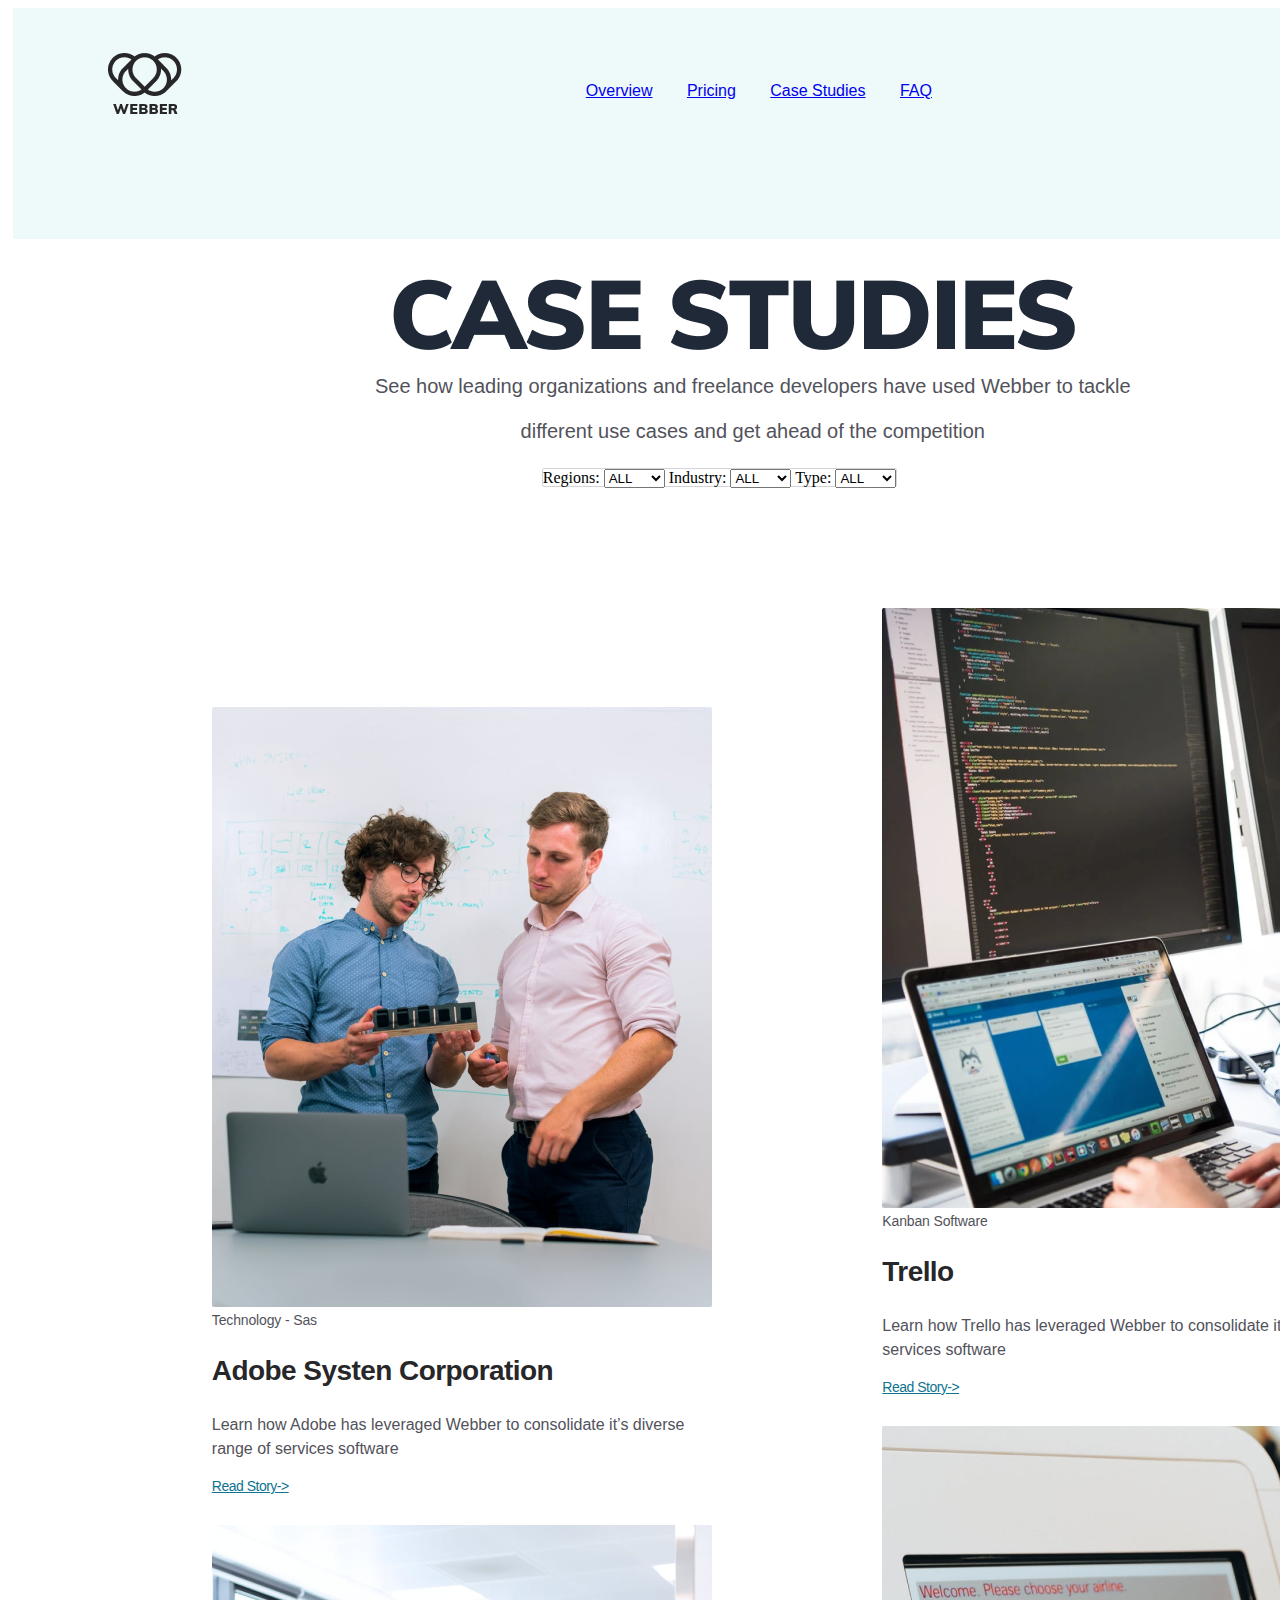
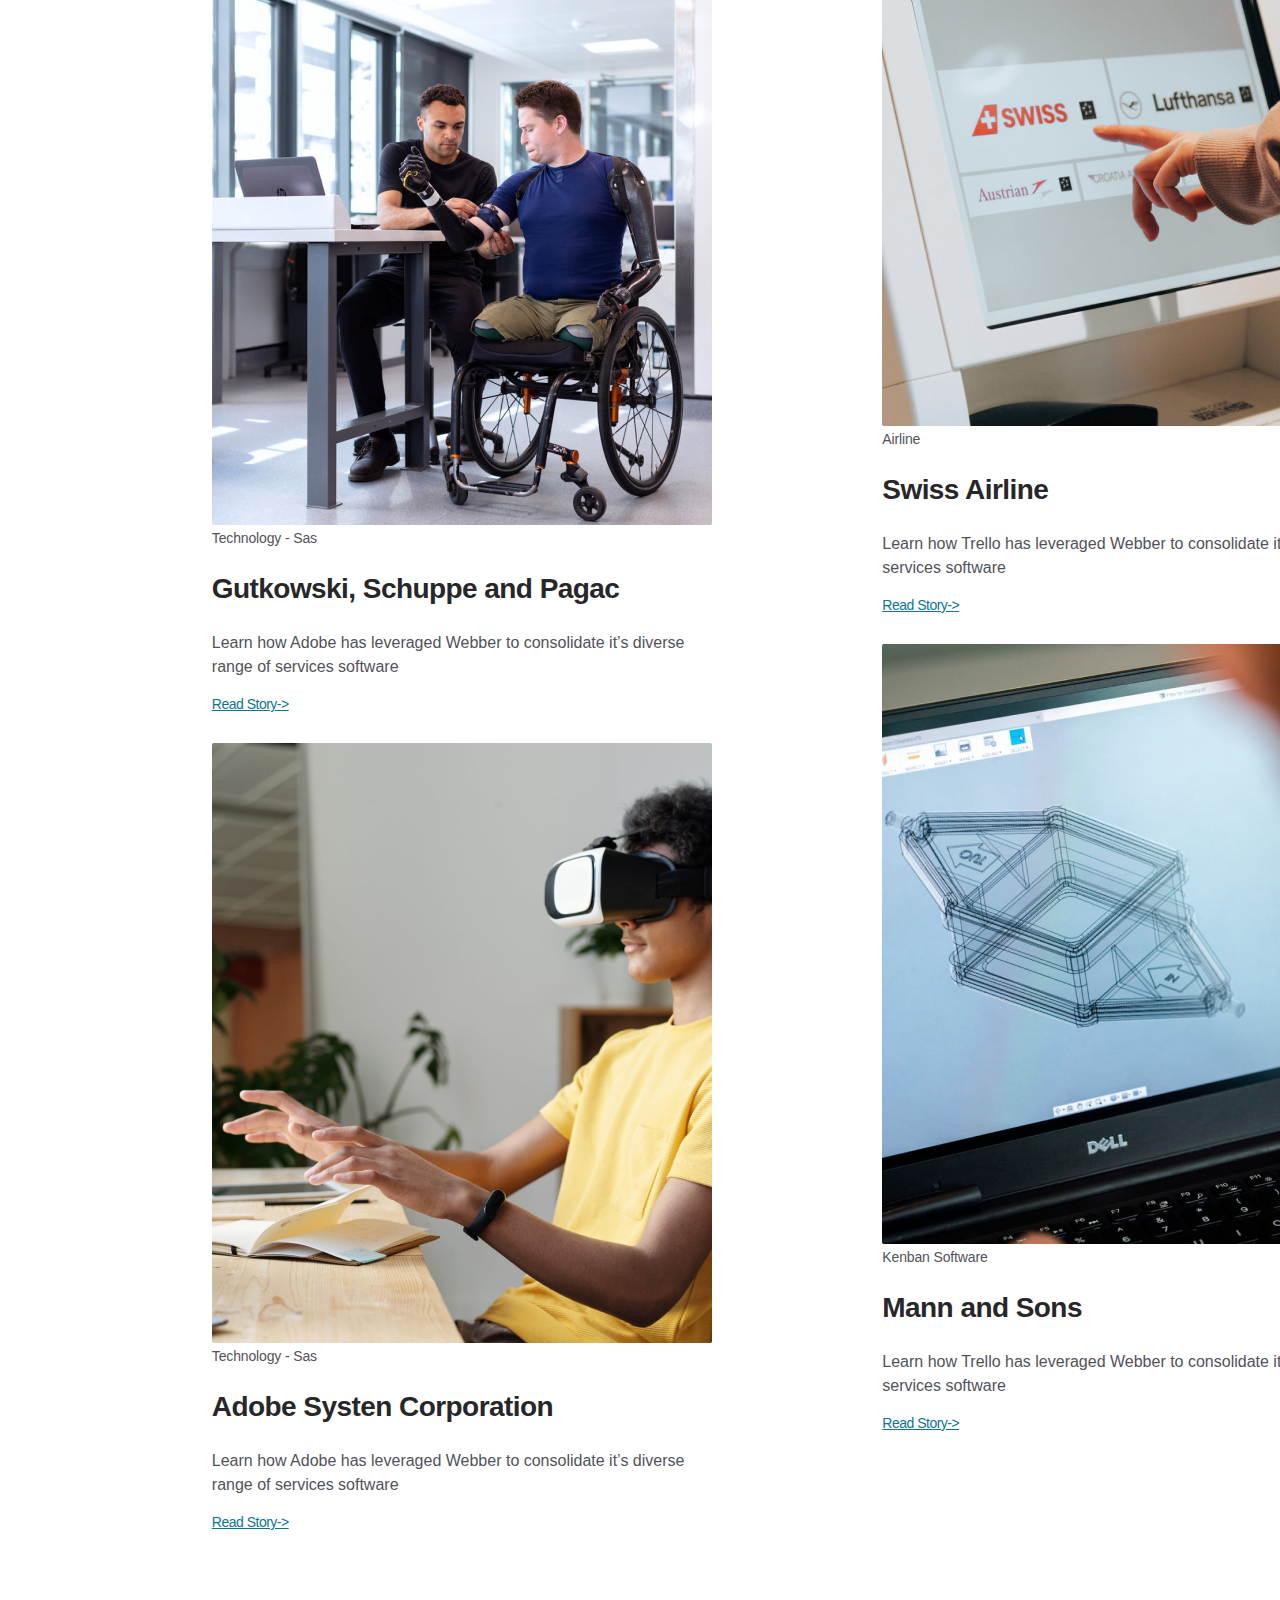
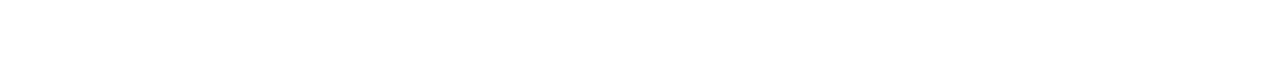
<file: Case_Studies/case.html>
<!DOCTYPE html>
<html lang="en">
<head>
    <meta charset="UTF-8">
    <meta http-equiv="X-UA-Compatible" content="IE=edge">
    <meta name="viewport" content="width=device-width, initial-scale=1.0">
    <link rel="stylesheet" href="case.css">
    <title>Case Studies</title>
   
</head>
<body>
    <div id="content">

  
        <header>
            <nav class="navbar_contents">
                <div class="logo">
                    <img src="../docs/Vector.png" alt="vector.png">
                    
                    <span class="overview">
                        <a href="../docs/index.html">Overview</a> 
                     </span>
                     <span class="pricing" >
                       <a href="../Pricing/pricing.html">Pricing</a>  
                     </span>
                     
                     <span class="case">
                        <a href="../Case_Studies/case.html">Case Studies</a> 
                     </span>
                     
                     <span class="faq">
                         <a href="../CaseStudies(inner)/caseStudiesDetails.html"> FAQ</a>
                     </span>
                    <span class="signin">
                        <button class="insideb1">Sign IN</button>
                    </span>
                    <br>
                    <span class="logoname">
                        <img src="../docs/WEBBER.png" alt="Webber">
                    </span>
                </div>
                
            </nav>
                </header>

        <main class="main_content" >

                <div class="caselogo">
                    <img src="../docs/FrequentlyAskedQue.png" alt="case">
                </div>            
                <span class="description">
                    <p>See how leading organizations and freelance developers have used Webber to tackle</p>
                    <p>different use cases and get ahead of the competition</p>
                </span>
                
                <span class="wrapper">
                    <label for="Regions">Regions:</label>
                    <select name="Regions" id="Regions">
                        <option value="All">ALL</option>
                        <option value="NONE">NONE</option>
                    </select>
                    <label for="Industry">Industry:</label>
                    <select name="Industry" id="Industry">
                        <option value="All">ALL</option>
                        <option value="NONE">NONE</option>
                    </select>
                    <label for="Type">Type:</label>
                    <select name="Type" id="Type">
                        <option value="All">ALL</option>
                        <option value="NONE">NONE</option>
                    </select>
                    
                </span>
                <br>
                
                <div class="holdincontainer">

                    <div class="internalcontainerL">
                        <img src="../docs/ProjectCover.png" alt="none" >
                        <br>
                        <span class="sas">
                            Technology - Sas
                        </span>

                        <h3 class="adobe">Adobe Systen Corporation</h3>
                        <p class="adobepara">Learn how Adobe has leveraged Webber to consolidate it’s diverse <br> range of services software</p>  
                        <a  class="read1" href="#readStory">Read Story-></a>
                    </div>
                    <div class="internalcontainerR">
                        <img src="../docs/ProjectCover(1).png" alt="none">
                        <br>
                        <span class="sas">
                            Kanban Software
                        </span>

                        <h3 class="adobe">Trello</h3>
                        <p class="adobepara">Learn how Trello has leveraged Webber to consolidate it’s diverse range of services software</p>  
                        <a  class="read1" href="#readStory">Read Story-></a>
                        
                    </div>
                    
                </div>

                <div class="holdincontainer">

                    <div class="internalcontainerL1">
                        <img src="../docs/Project Cover3.png" alt="none" >
                        <br>
                        <span class="sas">
                            Technology - Sas
                        </span>

                        <h3 class="adobe">Gutkowski, Schuppe and Pagac</h3>
                        <p class="adobepara">Learn how Adobe has leveraged Webber to consolidate it’s diverse <br> range of services software</p>  
                        <a  class="read1" href="#readStory">Read Story-></a>
                    </div>
                    <div class="internalcontainerR1">
                        <img src="../docs/Project Cover4.png" alt="none">
                        <br>
                        <span class="sas">
                            Airline
                        </span>

                        <h3 class="adobe">Swiss Airline</h3>
                        <p class="adobepara">Learn how Trello has leveraged Webber to consolidate it’s diverse range of services software</p>  
                        <a  class="read1" href="#readStory">Read Story-></a>
                        
                    </div>
                    
                </div>

                <div class="holdincontainer">

                    <div class="internalcontainerL">
                        <img src="../docs/Project Cover5.png" alt="none" >
                        <br>
                        <span class="sas">
                            Technology - Sas
                        </span>

                        <h3 class="adobe">Adobe Systen Corporation</h3>
                        <p class="adobepara">Learn how Adobe has leveraged Webber to consolidate it’s diverse <br> range of services software</p>  
                        <a  class="read1" href="#readStory">Read Story-></a>
                    </div>
                    <div class="internalcontainerR">
                        <img src="../docs/Project Cover6.png" alt="none">
                        <br>
                        <span class="sas">
                            Kenban Software
                        </span>

                        <h3 class="adobe">Mann and Sons</h3>
                        <p class="adobepara">Learn how Trello has leveraged Webber to consolidate it’s diverse range of services software</p>  
                        <a  class="read1" href="#readStory">Read Story-></a>
                        
                    </div>
                    
                </div>


                
                
        </main>

        <footer>

            <div class="footer">
                
            </div>

        </footer>
  
    </div>
</body>
</html>
</file>
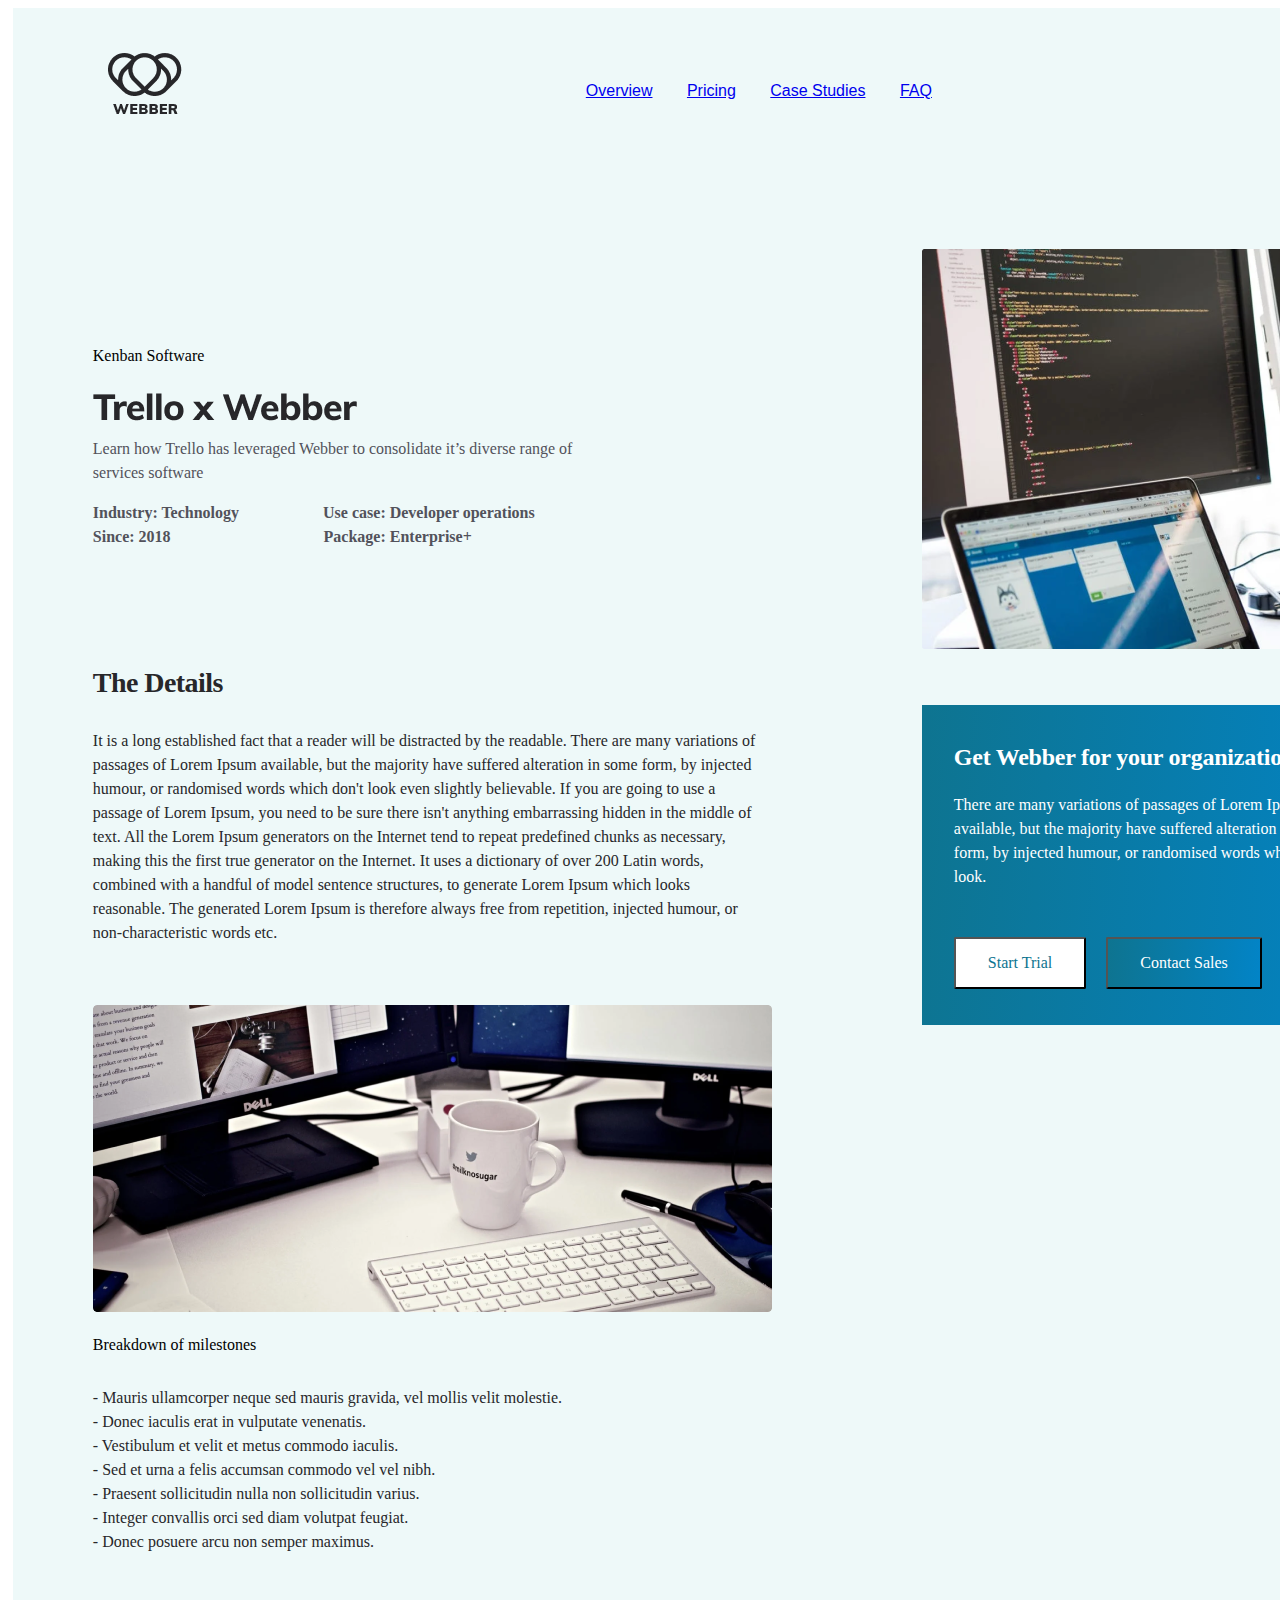
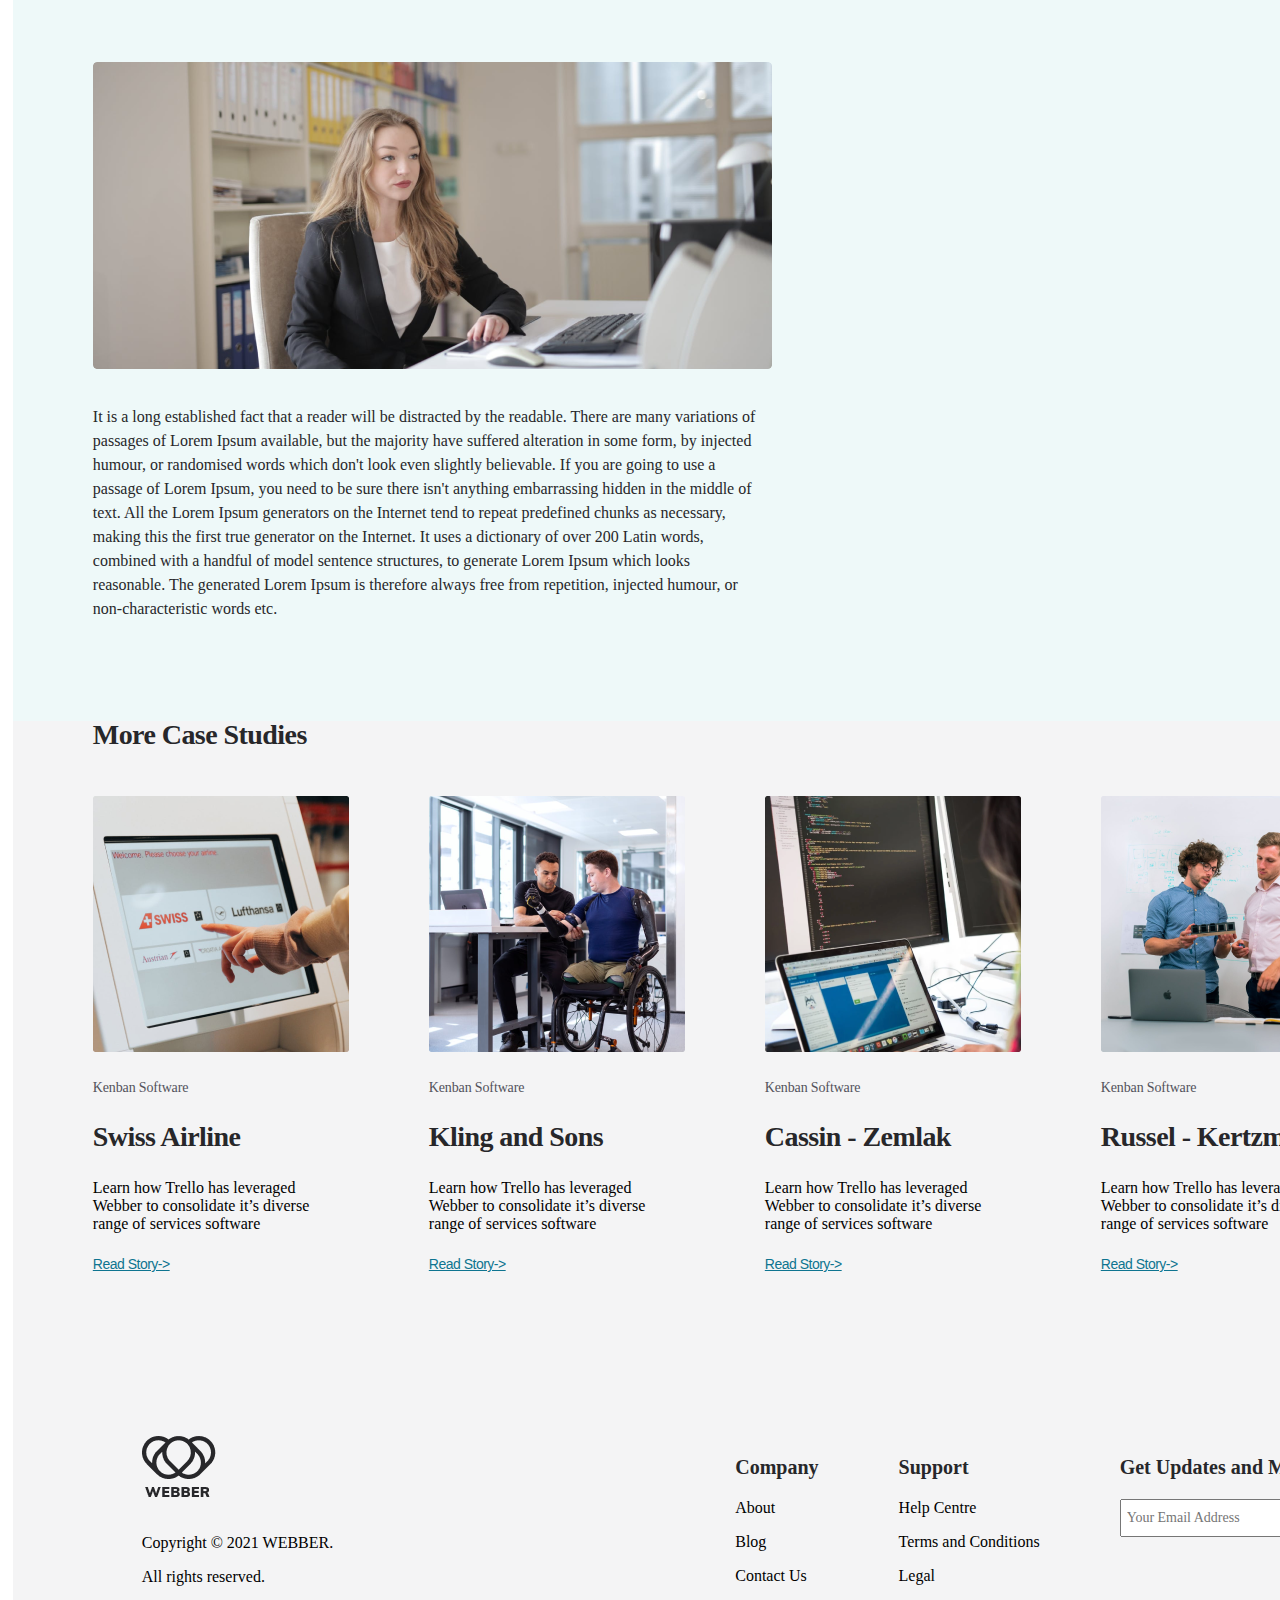
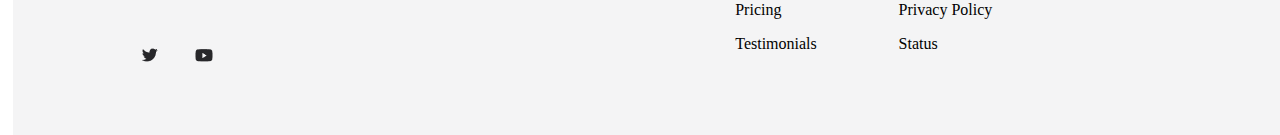
<file: CaseStudies(inner)/caseStudiesDetails.html>
<!DOCTYPE html>
<html lang="en">
<head>
    <meta charset="UTF-8">
    <meta http-equiv="X-UA-Compatible" content="IE=edge">
    <meta name="viewport" content="width=device-width, initial-scale=1.0">
    <title>Case Studies Details</title>
    <link rel="stylesheet" href="caseDetails.css">
</head>
<body>
    <div id="content">
        
        <header>
            <nav class="navbar_contents">
                <div class="logo">
                    <img src="../docs/Vector.png" alt="vector.png">
                    
                    <span class="overview">
                        <a href="../docs/index.html">Overview</a> 
                     </span>
                     <span class="pricing" >
                       <a href="../Pricing/pricing.html">Pricing</a>  
                     </span>
                     
                     <span class="case">
                        <a href="../Case_Studies/case.html">Case Studies</a> 
                     </span>
                     
                     <span class="faq">
                         <a href="../CaseStudies(inner)/caseStudiesDetails.html"> FAQ</a>
                     </span>
                    <span class="signin">
                        <button class="insideb1">Sign IN</button>
                    </span>
                    <br>
                    <span class="logoname">
                        <img src="../docs/WEBBER.png" alt="Webber">
                    </span>
                </div>
                
            </nav>
        </header>

        <main class="main_contents">

            <div class="maincontainer">
                
                <div class="leftcontainer">
                    <p style="margin-left: 80px; margin-top: 48px;">Kenban Software</p>
                    <img style="margin-left: 80px; margin-top: 12px;
                                font-family: Mulish;
                                font-style: normal;
                                font-weight: 800;
                                font-size: 36px;
                                line-height: 36px;
                                /* identical to box height, or 100% */
                                
                                letter-spacing: -0.02em;
                                font-feature-settings: 'liga' off;
                                
                                /* gray/800 */
                                
                                color: #27272A;" src="../docs/trello.png" alt="none">
                    <p  class="para" style="font-weight: normal;">
                                
                                Learn how Trello has leveraged Webber to consolidate it’s diverse range of services software
                    </p>
                    <span class="para"> Industry: Technology </span>
                    <span class="para"> Use case: Developer operations </span>
                    <br>
                    <span class="para"> Since: 2018 </span>
                    <span class="para" style="margin-left: 149px;"> Package: Enterprise+ </span>
                    
                    <h2 class="thedetails">The Details</h2>

                    <p class="para2">
                        It is a long established fact that a reader will be distracted by the readable.
                        There are many variations of passages of Lorem Ipsum available, but the majority have suffered 
                        alteration in some form, 
                        by injected humour, 
                        or randomised words which don't look even slightly believable. 
                        If you are going to use a passage of Lorem Ipsum, you need to be sure there isn't anything 
                        embarrassing hidden in the middle of text. All the Lorem Ipsum generators on the Internet tend to repeat 
                        predefined chunks as necessary, making this the first true generator on the Internet. It uses a dictionary 
                        of over 200 Latin words, combined with a handful of model sentence structures, to generate Lorem Ipsum which 
                        looks reasonable. The generated Lorem Ipsum is therefore always free from repetition, injected humour,
                        or non-characteristic words etc.
                    </p>

                    <img class="rectangle44" src="../docs/Rectangle 44.png" alt="none">

                    <p style="margin-left: 80px; margin-top: 20px;">Breakdown of milestones</p>

                    <p class="para2">
                        - Mauris ullamcorper neque sed mauris gravida, vel mollis velit molestie. <br>
                        - Donec iaculis erat in vulputate venenatis.<br>
                        - Vestibulum et velit et metus commodo iaculis.<br>
                        - Sed et urna a felis accumsan commodo vel vel nibh.<br>
                        - Praesent sollicitudin nulla non sollicitudin varius.<br>
                        - Integer convallis orci sed diam volutpat feugiat.<br>
                        - Donec posuere arcu non semper maximus.<br>
                    </p>

                    <img class="rectangle44" src="../docs/Rectangle 45.png" alt="none">

                    <p style="padding-bottom: 60px;" class="para2">
                        It is a long established fact that a reader will be distracted by the readable.
                        There are many variations of passages of Lorem Ipsum available, but the majority have suffered alteration in some form, 
                        by injected humour, or randomised words which don't look even slightly believable. If you are going to use a passage of 
                        Lorem Ipsum, you need to be sure there isn't anything embarrassing hidden in the middle of text. All the Lorem Ipsum
                        generators on the Internet tend to repeat predefined chunks as necessary, making this the first true generator on the Internet. 
                        It uses a dictionary of over 200 Latin words, combined with a handful of model sentence structures, to generate Lorem Ipsum 
                        which looks reasonable. 
                        The generated Lorem Ipsum is therefore always free from repetition, injected humour, or non-characteristic words etc.
                    </p>


                </div>

                <div class="rightcontainer">

                    <img class="img" src="../docs/6.png" alt="none">

                    <div class="rightinner">

                        <p class="innerpara">Get Webber for your organization</p>
                        <p style="margin-left: 32px; width: 385px; height: 96px;font-family: Mulish;
                                    font-style: normal;
                                    font-weight: normal;
                                    font-size: 16px;
                                    line-height: 24px;
                                    /* or 150% */
                                    
                                    
                                    color: #FFFFFF;">
                            There are many variations of passages of Lorem Ipsum available, but the majority have 
                            suffered alteration in some form, 
                            by injected humour, or randomised words which don't look.
                        </p>

                        <button class="start">Start Trial</button>

                        <button style="margin-left: 16px;background: linear-gradient(274.03deg, #0284C7 0%, #0E7490 100%);
                                        color: white;" class="start">
                                        Contact Sales
                        </button>
                        
                    </div>

                </div>
            </div>

        </main>

        <section class="section">

            <div class="section_main">
            
                <div class="sectionleft">
                    
                    
                    <span style="padding-left: 80px; padding-top: 60px;font-family: Mulish;
                        font-style: normal;
                        font-weight: bold;
                        font-size: 28px;
                        line-height: 28px;
                        /* identical to box height, or 100% */
                        
                        letter-spacing: -0.02em;
                        font-feature-settings: 'liga' off;
                        
                        /* gray/800 */
                        
                        color: #27272A;">
                        More Case Studies
                </span>
                <br>
                    <img style="margin-left: 80px; margin-top: 47px; border-radius: 2px;" src="../docs/s.png" alt="none">
                    <p style="margin-left: 80px; margin-top: 25px; font-family: Mulish;
                                font-style: normal;
                                font-weight: 500;
                                font-size: 14px;
                                line-height: 14px;
                                /* identical to box height, or 100% */
                                
                                letter-spacing: -0.01em;
                                font-feature-settings: 'liga' off;
                                
                                color: #52525B;">
                                Kenban Software
                    </p> 
                    <h3 style="margin-left: 80px; margin-top: 25x; font-family: Mulish;
                                font-style: normal;
                                font-weight: 800;
                                font-size: 28px;
                                line-height: 28px;
                                /* identical to box height, or 100% */
                                
                                letter-spacing: -0.02em;
                                font-feature-settings: 'liga' off;
                                
                                /* gray/800 */
                                
                                color: #27272A;">
                                Swiss Airline
                    </h3>

                    <p style="width: 250px; height: 60px; margin-left: 80px;"> Learn how Trello has leveraged Webber to consolidate it’s diverse range of services software</p>
                    
                    <a style="margin-left: 80px;font-family: Arial, Helvetica, sans-serif;
                                font-style: normal;
                                font-weight: 500;
                                font-size: 14px;
                                line-height: 14px;
                                /* identical to box height, or 100% */
                                
                                letter-spacing: -0.5px;
                                text-decoration-line: underline;
                                
                                /* cyan/700 */
                                
                                color: #0E7490;" href="#readstory"> 
                                Read Story-></a>
                </div>

                <div class="sectionleftmid">
                    <span style="padding-left: 80px; padding-top: 60px;font-family: Mulish;
                    font-style: normal;
                    font-weight: bold;
                    font-size: 28px;
                    line-height: 28px;
                    /* identical to box height, or 100% */
                    
                    letter-spacing: -0.02em;
                    font-feature-settings: 'liga' off;
                    
                    /* gray/800 */
                    
                    color: #27272A;">
                
            </span>
            <br>
                <img style="margin-left: 80px; margin-top: 47px; border-radius: 2px;" src="../docs/k.png" alt="none">
                <p style="margin-left: 80px; margin-top: 25px; font-family: Mulish;
                            font-style: normal;
                            font-weight: 500;
                            font-size: 14px;
                            line-height: 14px;
                            /* identical to box height, or 100% */
                            
                            letter-spacing: -0.01em;
                            font-feature-settings: 'liga' off;
                            
                            color: #52525B;">
                            Kenban Software
                </p> 
                <h3 style="margin-left: 80px; margin-top: 25x; font-family: Mulish;
                            font-style: normal;
                            font-weight: 800;
                            font-size: 28px;
                            line-height: 28px;
                            /* identical to box height, or 100% */
                            
                            letter-spacing: -0.02em;
                            font-feature-settings: 'liga' off;
                            
                            /* gray/800 */
                            
                            color: #27272A;">
                            Kling and Sons
                </h3>

                <p style="width: 250px; height: 60px; margin-left: 80px;"> Learn how Trello has leveraged Webber to consolidate it’s diverse range of services software</p>
                
                <a style="margin-left: 80px;font-family: Arial, Helvetica, sans-serif;
                            font-style: normal;
                            font-weight: 500;
                            font-size: 14px;
                            line-height: 14px;
                            /* identical to box height, or 100% */
                            
                            letter-spacing: -0.5px;
                            text-decoration-line: underline;
                            
                            /* cyan/700 */
                            
                            color: #0E7490;" href="#readstory"> 
                            Read Story-></a>

                </div>
                
                <div class="sectionrightmid">

                    <span style="padding-left: 80px; padding-top: 60px;font-family: Mulish;
                    font-style: normal;
                    font-weight: bold;
                    font-size: 28px;
                    line-height: 28px;
                    /* identical to box height, or 100% */
                    
                    letter-spacing: -0.02em;
                    font-feature-settings: 'liga' off;
                    
                    /* gray/800 */
                    
                    color: #27272A;">
                
            </span>
            <br>
                <img style="margin-left: 80px; margin-top: 47px; border-radius: 2px;" src="../docs/c.png" alt="none">
                <p style="margin-left: 80px; margin-top: 25px; font-family: Mulish;
                            font-style: normal;
                            font-weight: 500;
                            font-size: 14px;
                            line-height: 14px;
                            /* identical to box height, or 100% */
                            
                            letter-spacing: -0.01em;
                            font-feature-settings: 'liga' off;
                            
                            color: #52525B;">
                            Kenban Software
                </p> 
                <h3 style="margin-left: 80px; margin-top: 25x; font-family: Mulish;
                            font-style: normal;
                            font-weight: 800;
                            font-size: 28px;
                            line-height: 28px;
                            /* identical to box height, or 100% */
                            
                            letter-spacing: -0.02em;
                            font-feature-settings: 'liga' off;
                            
                            /* gray/800 */
                            
                            color: #27272A;">
                            Cassin - Zemlak
                </h3>

                <p style="width: 250px; height: 60px; margin-left: 80px;"> Learn how Trello has leveraged Webber to consolidate it’s diverse range of services software</p>
                
                <a style="margin-left: 80px;font-family: Arial, Helvetica, sans-serif;
                            font-style: normal;
                            font-weight: 500;
                            font-size: 14px;
                            line-height: 14px;
                            /* identical to box height, or 100% */
                            
                            letter-spacing: -0.5px;
                            text-decoration-line: underline;
                            
                            /* cyan/700 */
                            
                            color: #0E7490;" href="#readstory"> 
                            Read Story-></a>


                </div>
                <div class="sectionright">

                    <span style="padding-left: 80px; padding-top: 60px;font-family: Mulish;
                    font-style: normal;
                    font-weight: bold;
                    font-size: 28px;
                    line-height: 28px;
                    /* identical to box height, or 100% */
                    
                    letter-spacing: -0.02em;
                    font-feature-settings: 'liga' off;
                    
                    /* gray/800 */
                    
                    color: #27272A;">
                
            </span>
            <br>
                <img style="margin-left: 80px; margin-top: 47px; border-radius: 2px;" src="../docs/r.png" alt="none">
                <p style="margin-left: 80px; margin-top: 25px; font-family: Mulish;
                            font-style: normal;
                            font-weight: 500;
                            font-size: 14px;
                            line-height: 14px;
                            /* identical to box height, or 100% */
                            
                            letter-spacing: -0.01em;
                            font-feature-settings: 'liga' off;
                            
                            color: #52525B;">
                            Kenban Software
                </p> 
                <h3 style="margin-left: 80px; margin-top: 25x; font-family: Mulish;
                            font-style: normal;
                            font-weight: 800;
                            font-size: 28px;
                            line-height: 28px;
                            /* identical to box height, or 100% */
                            
                            letter-spacing: -0.02em;
                            font-feature-settings: 'liga' off;
                            
                            /* gray/800 */
                            
                            color: #27272A;">
                            Russel - Kertzmann
                </h3>

                <p style="width: 250px; height: 60px; margin-left: 80px;"> Learn how Trello has leveraged Webber to consolidate it’s diverse range of services software</p>
                
                <a style="margin-left: 80px;font-family: Arial, Helvetica, sans-serif;
                            font-style: normal;
                            font-weight: 500;
                            font-size: 14px;
                            line-height: 14px;
                            /* identical to box height, or 100% */
                            
                            letter-spacing: -0.5px;
                            text-decoration-line: underline;
                            
                            /* cyan/700 */
                            
                            color: #0E7490;" href="#readstory"> 
                            Read Story-></a>
    

                </div>
            </div>

        </section>
        <section class="footer2">

            <div class="footer2_maincontainer">
                
                <div class="left">
                    
                
                    <img src="..//docs/Vector.png" alt="none">
                    <br>
                    <img style="margin-left: 3px;" src="../docs/WEBBER.png" alt="none">   
                    <p style="margin-top: 33px;" class="leftdescription">Copyright © 2021 WEBBER.</p>
                    <p class="leftdescription">All rights reserved.</p>
                    <img style="margin-top: 46px;" src="../docs/Path.png" alt="twitter">
                    <img style="margin-left: 33px;" src="../docs/youtube.png" alt="youtube">
                </div>

                <div class="leftmid">
                    <p style="font-family: Mulish;
                                font-style: normal;
                                font-weight: bolder;
                                font-size: 20px;
                            
                                color: #27272A;">
                                Company
                    </p>
                    <p>About</p>
                    <p>Blog</p>
                    <p>Contact Us</p>
                    <p>Pricing</p>
                    <p>Testimonials</p>
                    
                    
                    
                </div>

                <div class="rightmid">
                    <p style="font-family: Mulish;
                                font-style: normal;
                                font-weight: bolder;
                                font-size: 20px;
                            
                                color: #27272A;">
                                Support
                    </p>
                    <p>Help Centre</p>
                    <p>Terms and Conditions</p>
                    <p>Legal</p>
                    <p>Privacy Policy</p>
                    <p>Status</p>
                    
                    
                    
                </div>

                <div class="right">
                    <p style="font-family: Mulish;
                                font-style: normal;
                                font-weight: bolder;
                                font-size: 20px;
                            
                                color: #27272A;">
                                Get Updates and More
                    </p>
                    <input style="font-family: Mulish;
                                    font-style: normal;
                                    font-weight: normal;
                                    font-size: 14px;
                                    line-height: 24px;
                                    /* identical to box height, or 171% */
                                    
                                    font-feature-settings: 'liga' off;
                                    
                                    /* gray/600 */
                                    padding: 5px;
                                    color: #52525B;" 
                                    type="email" name="email" id="email" placeholder="Your Email Address" >

                    <button type="submit" style="background: linear-gradient(274.03deg, #06B6D4 0%, #0E7490 0.01%, #0284C7 100%);
                                padding: 4px; margin-left: 2px;" >
                        <img src="../docs/Vector1.png" alt="button">

                    </button>                

                    
                    
                    
                    
                </div>

            </div>

        
            
        </section>
        
        
    </div>
</body>
</html>
</file>
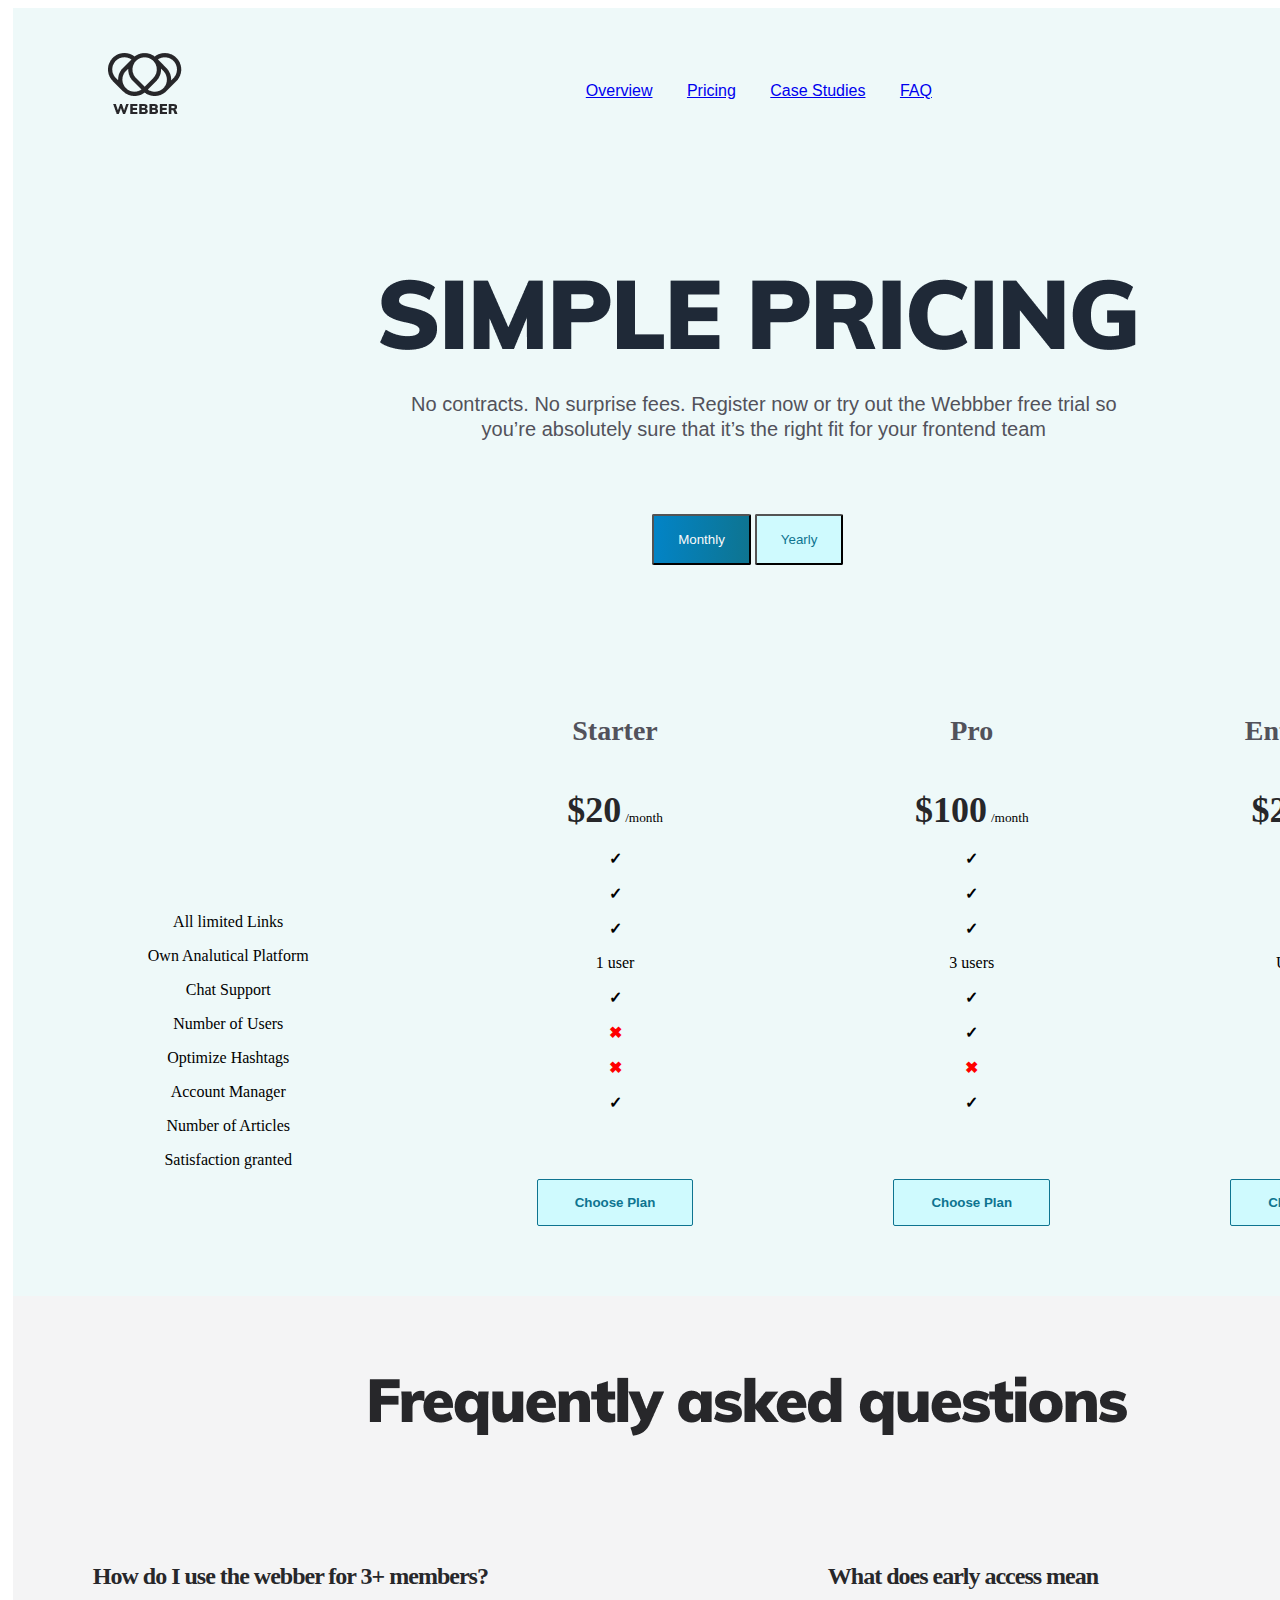
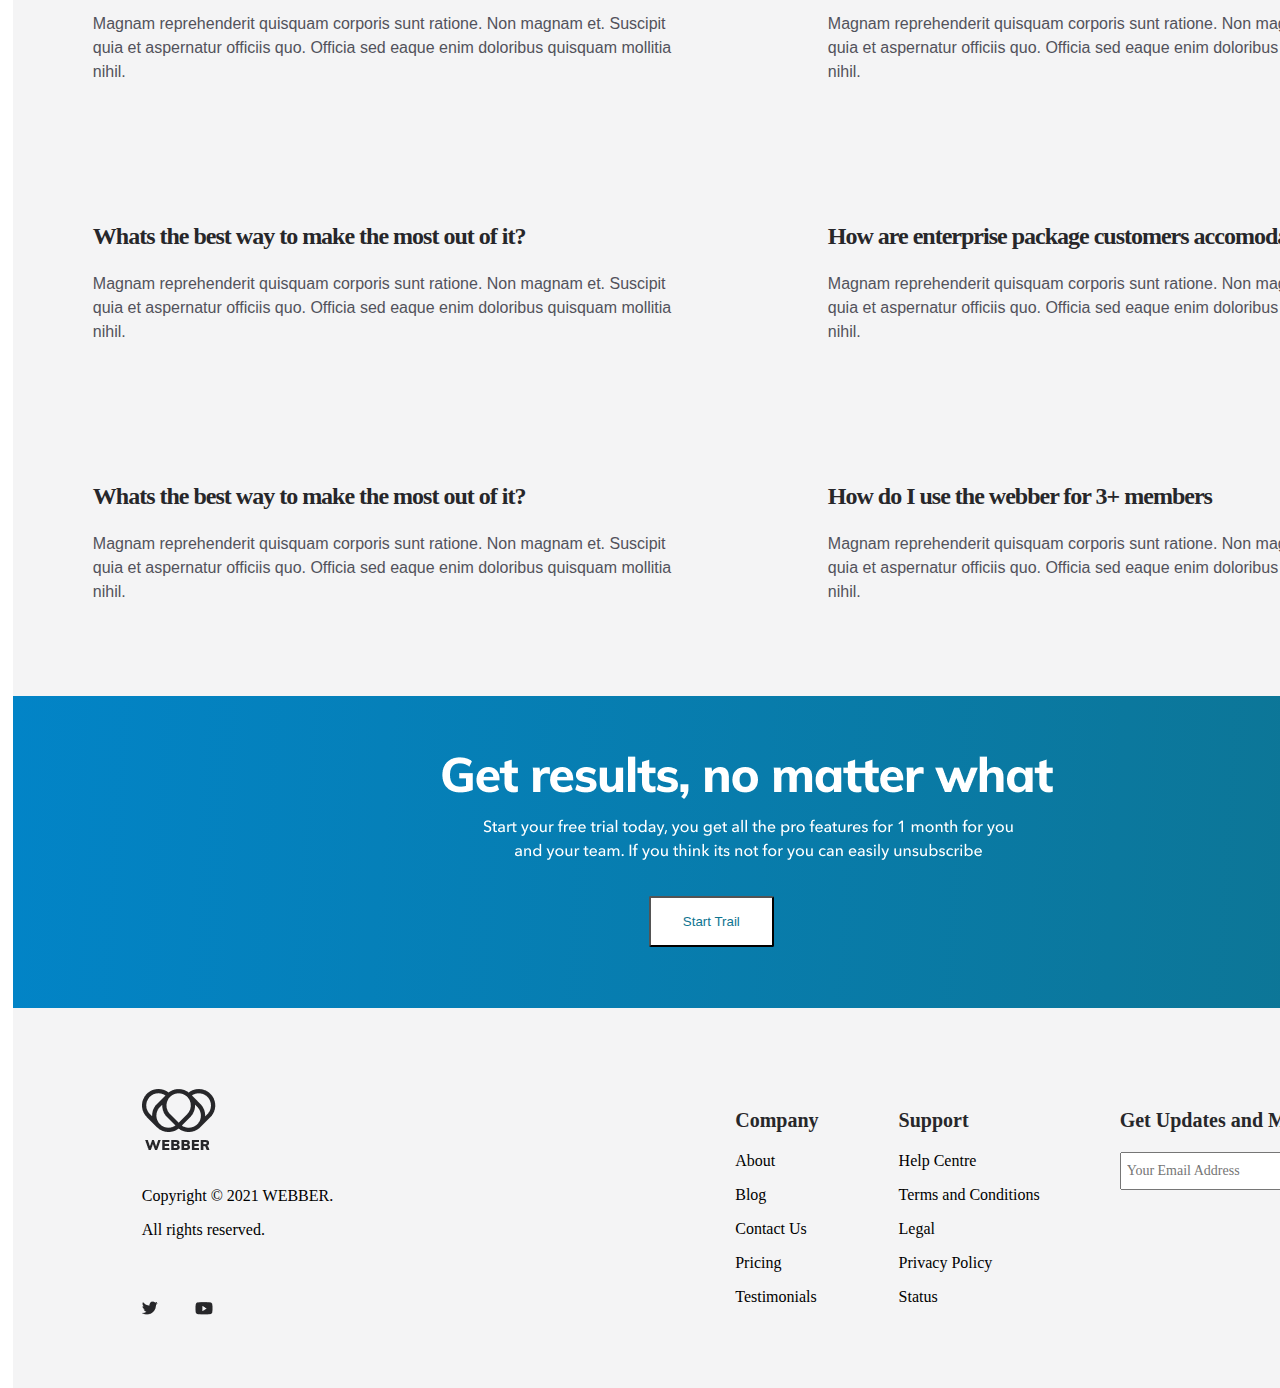
<file: Pricing/pricing.html>
<!DOCTYPE html>
<html lang="en">
<head>
    <meta charset="UTF-8">
    <meta http-equiv="X-UA-Compatible" content="IE=edge">
    <meta name="viewport" content="width=device-width, initial-scale=1.0">
    <title>Pricing</title>
    <link rel="stylesheet" href="pricing.css">
</head>
<body>
    <div id="content">

    
            <header>
                <nav class="navbar_contents">
                    <div class="logo">
                        <img src="../docs/Vector.png" alt="vector.png">
                        
                        <span class="overview">
                            <a href="../docs/index.html">Overview</a> 
                         </span>
                         <span class="pricing" >
                           <a href="../Pricing/pricing.html">Pricing</a>  
                         </span>
                         
                         <span class="case">
                            <a href="../Case_Studies/case.html">Case Studies</a> 
                         </span>
                         
                         <span class="faq">
                             <a href="../CaseStudies(inner)/caseStudiesDetails.html"> FAQ</a>
                         </span>
                        <span class="signin">
                            <button class="insideb1">Sign IN</button>
                        </span>
                        <br>
                        <span class="logoname">
                            <img src="../docs/WEBBER.png" alt="Webber">
                        </span>
                    </div>
                    
                </nav>
                    </header>


            <main class="main_contents">
                    <span class="smp">

                        <img src="../docs/FrequentlyAskedQue1.png" alt=" none">
                    </span>
                    <br>
                    <div class="description">
                        <p>No contracts. No surprise fees. Register now or try out the Webbber free trial so 
                        <br> you’re absolutely sure that it’s the right fit for your frontend team</p>
                    </div>

                    <button style=" padding-top: 16px; padding-bottom: 16px ; padding-left: 24px ;
                                    padding-right: 24px; color: #FAFAFA;
                                    background: linear-gradient(274.03deg, #06B6D4 0%, #0E7490 0.01%, #0284C7 100%);
                                    border-radius: 2px;">
                                    Monthly
                                    
                    </button>
                    <button style=" padding-top: 16px; padding-bottom: 16px ; padding-left: 24px ; 
                                    padding-right: 24px; color: #0E7490;
                                    background: #CFFAFE;
                                    border-radius: 2px;">
                                    Yearly
                    </button>


                    <div class="main_container">
                        <div class="containerleft">
                            <p>All limited Links</p>
                            <p>Own Analutical Platform</p>
                            <p>Chat Support</p>
                            <p>Number of Users</p>
                            <p>Optimize Hashtags</p>
                            <p>Account Manager</p>
                            <p>Number of Articles</p>
                            <p>Satisfaction granted</p>
                        </div>

                        <div class="midleft">
                            <h4 style="font-family:Nunito Sans; font-style: normal; font-weight: 800; font-size: 28px;line-height: 38px;color: #52525B;"
                            >Starter</h4>
                            <span class="twodollar">$20</span> <small>/month</small>
                            <br>
                            <p style="color: black; font-weight: bolder;">&#10003;</p>
                            <p style="color: black; font-weight: bold;">&#10003;</p>
                            <p style="color: black; font-weight: bold;">&#10003;</p>
                            <p>1 user</p>
                            <p style="color: black; font-weight: bold;">&#10003;</p>
                            <p style="color: red; font-weight: bold;">&#10006;</p>
                            <p style="color: red; font-weight: bold;">&#10006;</p>
                            <p style="color: black; font-weight: bold;">&#10003;</p>
                            <button style="margin-top: 51px; padding-top: 15px;
                                            padding-bottom: 15px; padding-left: 37px;
                                            padding-right: 37px;
                                            background: #CFFAFE;
                                            border-radius: 2px;
                                            border: 1px solid ;
                                            color: #0E7490;
                                            font-family:Arial, Helvetica, sans-serif; font-weight: bolder;">Choose Plan</button>
                        </div>
                        <div class="midright">
                            <h4 style="font-family:Nunito Sans; font-style: normal; font-weight: 800; font-size: 28px;line-height: 38px;color: #52525B;"
                            >Pro</h4>
                            <span class="twodollar">$100</span> <small>/month</small>
                            <br>
                            <p style="color: black; font-weight: bolder;">&#10003;</p>
                            <p style="color: black; font-weight: bold;">&#10003;</p>
                            <p style="color: black; font-weight: bold;">&#10003;</p>
                            <p>3 users</p>
                            <p style="color: black; font-weight: bold;">&#10003;</p>
                            <p style="color: black; font-weight: bold;">&#10003;</p>
                            <p style="color: red; font-weight: bold;">&#10006;</p>
                            <p style="color: black; font-weight: bold;">&#10003;</p>
                            <button style="margin-top: 51px; padding-top: 15px;
                                            padding-bottom: 15px; padding-left: 37px;
                                            padding-right: 37px;
                                            background: #CFFAFE;
                                            border-radius: 2px;
                                            border: 1px solid ;
                                            color: #0E7490;
                                            font-family:Arial, Helvetica, sans-serif; font-weight: bolder;">Choose Plan</button>
                        </div>

                        <div class="containerright">
                            <h4 style="font-family:Nunito Sans; font-style: normal; font-weight: 800; font-size: 28px;line-height: 38px;color: #52525B;"
                            >Enterprise</h4>
                            <span class="twodollar">$200</span> <small>/month</small>
                            <br>
                            <p style="color: black; font-weight: bolder;">&#10003;</p>
                            <p style="color: black; font-weight: bold;">&#10003;</p>
                            <p style="color: black; font-weight: bold;">&#10003;</p>
                            <p>Unlimited</p>
                            <p style="color: black; font-weight: bold;">&#10003;</p>
                            <p style="color: black; font-weight: bold;">&#10003;</p>
                            <p style="color: black; font-weight: bold;">&#10003;</p>
                            <p style="color: black; font-weight: bold;">&#10003;</p>
                            <button style="margin-top: 51px; padding-top: 15px;
                                            padding-bottom: 15px; padding-left: 37px;
                                            padding-right: 37px;
                                            background: #CFFAFE;
                                            border-radius: 2px;
                                            border: 1px solid ;
                                            color: #0E7490;
                                            font-family:Arial, Helvetica, sans-serif ; font-weight: bolder;">Choose Plan</button>
                        </div>
                    </div>

                
                     
                        
                </main>
                
                <footer class="footer">
                    
                    <div class="footer_intro">
                        <img src="../docs/Finally, something t12.png" alt="none">
                    </div>

                    <div class="footer_main_container">
                        <div class="footerleft">
                            <p class="footerdescriptionheader">
                                How do I use the webber for 3+ members?
                            </p>
                            <p class="footerdescription">Magnam reprehenderit quisquam corporis sunt ratione. Non magnam et. 
                                Suscipit quia et aspernatur officiis quo. Officia sed eaque enim 
                                doloribus quisquam mollitia nihil.</p>
                        </div>

                        <div class="footerright">
                            <p class="footerdescriptionheader">
                                What does early access mean
                            </p>
                            <p class="footerdescription">Magnam reprehenderit quisquam corporis sunt ratione. Non magnam et. 
                                Suscipit quia et aspernatur officiis quo. Officia sed eaque 
                                enim doloribus quisquam mollitia nihil.</p>
                        </div>
                    </div>

                    <div class="footer_main_container">
                        <div class="footerleft">
                            <p class="footerdescriptionheader">
                                Whats the best way to make the most out of it?
                            </p>
                            <p class="footerdescription">Magnam reprehenderit quisquam corporis sunt ratione. Non magnam et. 
                                Suscipit quia et aspernatur officiis quo. Officia sed eaque 
                                enim doloribus quisquam mollitia nihil.</p>
                        </div>

                        <div class="footerright">
                            <p class="footerdescriptionheader">
                                How are enterprise package customers accomodated?
                            </p>
                            <p class="footerdescription">Magnam reprehenderit quisquam corporis sunt ratione. Non magnam et. 
                                Suscipit quia et aspernatur officiis quo. Officia sed eaque 
                                enim doloribus quisquam mollitia nihil.</p>
                        </div>
                    </div>

                    
                    <div class="footer_main_container">
                        <div class="footerleft">
                            <p class="footerdescriptionheader">
                                Whats the best way to make the most out of it?
                            </p>
                            <p class="footerdescription">Magnam reprehenderit quisquam corporis sunt ratione. Non magnam et. 
                                Suscipit quia et aspernatur officiis quo. Officia sed eaque 
                                enim doloribus quisquam mollitia nihil.</p>
                        </div>

                        <div class="footerright">
                            <p class="footerdescriptionheader">
                                How do I use the webber for 3+ members
                            </p>
                            <p class="footerdescription">Magnam reprehenderit quisquam corporis sunt ratione. Non magnam et. 
                                Suscipit quia et aspernatur officiis quo. Officia sed eaque 
                                enim doloribus quisquam mollitia nihil.</p>
                        </div>
                    </div>

                </footer>

                <section class="footer1">
                    <div class="footer1_intro">
                        <img src="../docs/Finally, something t31.png" alt="none">

                    </div>
                    <div class="footer1_description">
                        <img src="../docs/Finally, something tnew.png" alt="none">
                    </div>
                    
                    <button class="footer1_button">Start Trail</button>
                

                </section>


        <section class="footer2">

            <div class="footer2_maincontainer">
                
                <div class="left">
                    
                
                    <img src="..//docs/Vector.png" alt="none">
                    <br>
                    <img style="margin-left: 3px;" src="../docs/WEBBER.png" alt="none">   
                    <p style="margin-top: 33px;" class="leftdescription">Copyright © 2021 WEBBER.</p>
                    <p class="leftdescription">All rights reserved.</p>
                    <img style="margin-top: 46px;" src="../docs/Path.png" alt="twitter">
                    <img style="margin-left: 33px;" src="../docs/youtube.png" alt="youtube">
                </div>

                <div class="leftmid">
                    <p style="font-family: Mulish;
                                font-style: normal;
                                font-weight: bolder;
                                font-size: 20px;
                               
                                color: #27272A;">
                                Company
                    </p>
                    <p>About</p>
                    <p>Blog</p>
                    <p>Contact Us</p>
                    <p>Pricing</p>
                    <p>Testimonials</p>
                    
                    
                    
                </div>

                <div class="rightmid">
                    <p style="font-family: Mulish;
                                font-style: normal;
                                font-weight: bolder;
                                font-size: 20px;
                               
                                color: #27272A;">
                                Support
                    </p>
                    <p>Help Centre</p>
                    <p>Terms and Conditions</p>
                    <p>Legal</p>
                    <p>Privacy Policy</p>
                    <p>Status</p>
                    
                    
                    
                </div>

                <div class="right">
                    <p style="font-family: Mulish;
                                font-style: normal;
                                font-weight: bolder;
                                font-size: 20px;
                               
                                color: #27272A;">
                                Get Updates and More
                    </p>
                    <input style="font-family: Mulish;
                                    font-style: normal;
                                    font-weight: normal;
                                    font-size: 14px;
                                    line-height: 24px;
                                    /* identical to box height, or 171% */
                                    
                                    font-feature-settings: 'liga' off;
                                    
                                    /* gray/600 */
                                    padding: 5px;
                                    color: #52525B;" 
                                    type="email" name="email" id="email" placeholder="Your Email Address" >

                    <button type="submit" style="background: linear-gradient(274.03deg, #06B6D4 0%, #0E7490 0.01%, #0284C7 100%);
                                  padding: 4px; margin-left: 2px;" >
                        <img src="../docs/Vector1.png" alt="button">

                    </button>                

                    
                    
                    
                    
                </div>

            </div>

           
            
        </section>

    </div>
</body>
</html>
</file>
<file: docs/index.css>
.body{

   @media screen {
       
    background:black;
   }
}

#content 
{
    max-width: 1440px;
    margin: auto;
    left: 1%;
    right: 1%;
    position: absolute;
}
.navbar_contents
{
    width: 1440px;
    height: 755px;
   
    margin-left: 0px;
    margin-right: 0px;
    padding: 15px;
    background: rgba(234, 247, 248, 0.8);

}
.logo{
   
    margin-left: 80px;
    margin-top: 30.02px;
    margin-bottom: 128px;

    /* background: #27272A; */
}
.logoname
{
    
    margin-top: 22px;
    margin-left: 5px;
}
.overview
{
    text-align: center;
    margin-left: 400px;
    margin-top: 45px;
    margin-bottom: 140px;
    font-family: -apple-system, BlinkMacSystemFont, 'Segoe UI', Roboto, Oxygen, Ubuntu, Cantarell, 'Open Sans', 'Helvetica Neue', sans-serif;
    font-style: normal;
    font-weight: normal;
    font-size: 16px;
    line-height: 16px;

    /* identical to box height, or 100% */


color: #18181B;
}
.pricing
{
    margin-left: 30px;
    margin-top: 45px;
    margin-bottom: 140px;
    font-family: -apple-system, BlinkMacSystemFont, 'Segoe UI', Roboto, Oxygen, Ubuntu, Cantarell, 'Open Sans', 'Helvetica Neue', sans-serif;
    font-style: normal;
    font-weight: normal;
    font-size: 16px;
    line-height: 16px;

    /* identical to box height, or 100% */


color: #18181B;
}
.case
{
    margin-left: 30px;
    margin-top: 45px;
    margin-bottom: 140px;
    font-family: -apple-system, BlinkMacSystemFont, 'Segoe UI', Roboto, Oxygen, Ubuntu, Cantarell, 'Open Sans', 'Helvetica Neue', sans-serif;
    font-style: normal;
    font-weight: normal;
    font-size: 16px;
    line-height: 16px;

    /* identical to box height, or 100% */


color: #18181B;
}
.faq
{
    margin-left: 30px;
    margin-top: 45px;
    margin-bottom: 140px;
    font-family: -apple-system, BlinkMacSystemFont, 'Segoe UI', Roboto, Oxygen, Ubuntu, Cantarell, 'Open Sans', 'Helvetica Neue', sans-serif;
    font-style: normal;
    font-weight: normal;
    font-size: 16px;
    line-height: 16px;

    /* identical to box height, or 100% */


color: #18181B;
}
.signin
{

    float: right;
    margin-right: 80px;
   
}
.insideb1
{
    padding-left: 20px;
    padding-right: 20px;
    padding-top: 12px;
    padding-bottom: 12px;
    font-family: Avenir Next;
    font-style: normal;
    font-weight: normal;
    font-size: 14px;
    line-height: 14px;
    /* identical to box height, or 100% */
    background-color: #CFFAFE;
    border-radius: 2px;

    color: #0E7490;

}
.deploy
{
    margin-top: 125p;
    text-align: center;
    font-family: -apple-system, BlinkMacSystemFont, 'Segoe UI', Roboto, Oxygen, Ubuntu, Cantarell, 'Open Sans', 'Helvetica Neue', sans-serif;
    font-style: normal;
    font-weight: 900;
    font-size: 96px;
    line-height: 120%;
    /* or 115px */

    text-align: center;
    letter-spacing: -2px;

    color: #1F2937;
}
.blue_block
{
    height:  268px;
    width: 1280px;
    margin-left: 80px;
    margin-top: 104px;
    padding-top: 107px;
   background: linear-gradient(#06B6D4 0%, #0E7490 0.01%, #0284C7 100%);
   
    /* margin-top: 648px;  */
}
.white_container
{
    width: 974px;
    height: 629px;

    background: linear-gradient(270deg, #F6F8FB 1.58%, #F2F5F9 100%);
    box-shadow: inset 0px 3px 10px rgba(255, 255, 255, 0.5);
    border-radius: 12px;
    margin-left: 158px;
   
}
.outercontainer
{
    width: 1280px;
    display: flex;
    margin-left: 80px;
}
.leftcontainer
{
    flex-direction: column;
    width: 100%;

}
.rightcontainer
{
    flex-direction: column;
    width: 100%;
    
}

.outercontainer2
{
    display: flex;
    width: 1440px;

}
.leftone
{
    flex-direction: column;
    width: 100%;
}
.rightone
{
    margin-left: 250px;
    margin-top: 200;
    flex-direction: column;
    width: 100%;
    

}

.qoute
{
    width: 1360px;
    height: 280px;
    background: linear-gradient(274.03deg, #06B6D4 0%, #0E7490 0.01%, #0284C7 100%);


    margin-top: 250px;
    padding: 50px;
}
.outerblue
{
    display: flex;
    width: 1440px;

}
.leftblue
{
    flex-direction: column;
}
.rightblue
{
    flex-direction: column;
}
.parablue{
    margin-left: 85px;
}
.brandsouter
{
    display: flex;
    width: 715px;
    padding-left:350px ;
    padding-top: 73px;
}
.leftbrand
{
    width: 100%;
    flex-direction: column;
}
.leftmidbrand
{
    width: 100%;
    flex-direction: column;
}
.numbersblue
{
    width: 1440px;
    height: 380px;
    margin-top: 299px;
    padding-top: 80px;
    background: linear-gradient(274.03deg, #06B6D4 0%, #0E7490 0.01%, #0284C7 100%);
}
.numbersouter
{
    width: 1440px;
    display: flex;
}
.numbersleft
{
    flex-direction: column;
    width: 255px;
    height: 226px;
    background: #FFFFFF;
    box-shadow: 0px 1px 2px rgba(0, 0, 0, 0.06), 0px 1px 3px rgba(0, 0, 0, 0.1);
    border-radius: 16px;
    margin-left: 162px;
    margin-top: 80px;

}
.Build
{
    padding-top: 260px;
   
}
.footer2
{
    width: 1440px;
    height: 380px;
    background: #F4F4F5;
}
.footer2_maincontainer
{
    padding-top: 81px;
    margin-left: 129px;
    width: 100%;
    display: flex;

}

.left
{
    flex-direction: column;
}
.leftmid
{
    margin-left: 402px;
}
.rightmid
{
    margin-left: 80px;
}
.right
{
    margin-left: 80px;
}



/*------------------- Media Queries ------------------ */

/*------------------- Desktops and Laptops ------------------ */

/*------------------- Tablets and IPADS ------------------ */



/*------------------- Mobile Phones ------------------ */
</file>
<file: Home/index.css>
.body{

   @media screen {
       
    background:black;
   }
}

#content 
{
    max-width: 1440px;
    margin: auto;
    left: 1%;
    right: 1%;
    position: absolute;
}
.navbar_contents
{
    width: 1440px;
    height: 755px;
   
    margin-left: 0px;
    margin-right: 0px;
    padding: 15px;
    background: rgba(234, 247, 248, 0.8);

}
.logo{
   
    margin-left: 80px;
    margin-top: 30.02px;
    margin-bottom: 128px;

    /* background: #27272A; */
}
.logoname
{
    
    margin-top: 22px;
    margin-left: 5px;
}
.overview
{
    text-align: center;
    margin-left: 400px;
    margin-top: 45px;
    margin-bottom: 140px;
    font-family: -apple-system, BlinkMacSystemFont, 'Segoe UI', Roboto, Oxygen, Ubuntu, Cantarell, 'Open Sans', 'Helvetica Neue', sans-serif;
    font-style: normal;
    font-weight: normal;
    font-size: 16px;
    line-height: 16px;

    /* identical to box height, or 100% */


color: #18181B;
}
.pricing
{
    margin-left: 30px;
    margin-top: 45px;
    margin-bottom: 140px;
    font-family: -apple-system, BlinkMacSystemFont, 'Segoe UI', Roboto, Oxygen, Ubuntu, Cantarell, 'Open Sans', 'Helvetica Neue', sans-serif;
    font-style: normal;
    font-weight: normal;
    font-size: 16px;
    line-height: 16px;

    /* identical to box height, or 100% */


color: #18181B;
}
.case
{
    margin-left: 30px;
    margin-top: 45px;
    margin-bottom: 140px;
    font-family: -apple-system, BlinkMacSystemFont, 'Segoe UI', Roboto, Oxygen, Ubuntu, Cantarell, 'Open Sans', 'Helvetica Neue', sans-serif;
    font-style: normal;
    font-weight: normal;
    font-size: 16px;
    line-height: 16px;

    /* identical to box height, or 100% */


color: #18181B;
}
.faq
{
    margin-left: 30px;
    margin-top: 45px;
    margin-bottom: 140px;
    font-family: -apple-system, BlinkMacSystemFont, 'Segoe UI', Roboto, Oxygen, Ubuntu, Cantarell, 'Open Sans', 'Helvetica Neue', sans-serif;
    font-style: normal;
    font-weight: normal;
    font-size: 16px;
    line-height: 16px;

    /* identical to box height, or 100% */


color: #18181B;
}
.signin
{

    float: right;
    margin-right: 80px;
   
}
.insideb1
{
    padding-left: 20px;
    padding-right: 20px;
    padding-top: 12px;
    padding-bottom: 12px;
    font-family: Avenir Next;
    font-style: normal;
    font-weight: normal;
    font-size: 14px;
    line-height: 14px;
    /* identical to box height, or 100% */
    background-color: #CFFAFE;
    border-radius: 2px;

    color: #0E7490;

}
.deploy
{
    margin-top: 125p;
    text-align: center;
    font-family: -apple-system, BlinkMacSystemFont, 'Segoe UI', Roboto, Oxygen, Ubuntu, Cantarell, 'Open Sans', 'Helvetica Neue', sans-serif;
    font-style: normal;
    font-weight: 900;
    font-size: 96px;
    line-height: 120%;
    /* or 115px */

    text-align: center;
    letter-spacing: -2px;

    color: #1F2937;
}
.blue_block
{
    height:  268px;
    width: 1280px;
    margin-left: 80px;
    margin-top: 104px;
    padding-top: 107px;
   background: linear-gradient(#06B6D4 0%, #0E7490 0.01%, #0284C7 100%);
   
    /* margin-top: 648px;  */
}
.white_container
{
    width: 974px;
    height: 629px;

    background: linear-gradient(270deg, #F6F8FB 1.58%, #F2F5F9 100%);
    box-shadow: inset 0px 3px 10px rgba(255, 255, 255, 0.5);
    border-radius: 12px;
    margin-left: 158px;
   
}
.outercontainer
{
    width: 1280px;
    display: flex;
    margin-left: 80px;
}
.leftcontainer
{
    flex-direction: column;
    width: 100%;

}
.rightcontainer
{
    flex-direction: column;
    width: 100%;
    
}

.outercontainer2
{
    display: flex;
    width: 1440px;

}
.leftone
{
    flex-direction: column;
    width: 100%;
}
.rightone
{
    margin-left: 250px;
    margin-top: 200;
    flex-direction: column;
    width: 100%;
    

}

.qoute
{
    width: 1360px;
    height: 280px;
    background: linear-gradient(274.03deg, #06B6D4 0%, #0E7490 0.01%, #0284C7 100%);


    margin-top: 250px;
    padding: 50px;
}
.outerblue
{
    display: flex;
    width: 1440px;

}
.leftblue
{
    flex-direction: column;
}
.rightblue
{
    flex-direction: column;
}
.parablue{
    margin-left: 85px;
}
.brandsouter
{
    display: flex;
    width: 715px;
    padding-left:350px ;
    padding-top: 73px;
}
.leftbrand
{
    width: 100%;
    flex-direction: column;
}
.leftmidbrand
{
    width: 100%;
    flex-direction: column;
}
.numbersblue
{
    width: 1440px;
    height: 380px;
    margin-top: 299px;
    padding-top: 80px;
    background: linear-gradient(274.03deg, #06B6D4 0%, #0E7490 0.01%, #0284C7 100%);
}
.numbersouter
{
    width: 1440px;
    display: flex;
}
.numbersleft
{
    flex-direction: column;
    width: 255px;
    height: 226px;
    background: #FFFFFF;
    box-shadow: 0px 1px 2px rgba(0, 0, 0, 0.06), 0px 1px 3px rgba(0, 0, 0, 0.1);
    border-radius: 16px;
    margin-left: 162px;
    margin-top: 80px;

}
.Build
{
    padding-top: 260px;
   
}
.footer2
{
    width: 1440px;
    height: 380px;
    background: #F4F4F5;
}
.footer2_maincontainer
{
    padding-top: 81px;
    margin-left: 129px;
    width: 100%;
    display: flex;

}

.left
{
    flex-direction: column;
}
.leftmid
{
    margin-left: 402px;
}
.rightmid
{
    margin-left: 80px;
}
.right
{
    margin-left: 80px;
}



/*------------------- Media Queries ------------------ */

/*------------------- Desktops and Laptops ------------------ */

/*------------------- Tablets and IPADS ------------------ */



/*------------------- Mobile Phones ------------------ */
</file>
<file: Case_Studies/case.css>
#content {
    max-width: 1460px;
    margin: auto;
    left: 1%;
    right: 1%;
    position: absolute;
}




.navbar_contents
{
    width: 1440px;
    height: 201px;
    margin-left: 0px;
    margin-right: 0px;
    padding: 15px;
    background: rgba(234, 247, 248, 0.8);

}
.logo{
   
    margin-left: 80px;
    margin-top: 30.02px;
    margin-bottom: 128px;

    /* background: #27272A; */
}
.logoname
{
    
    margin-top: 22px;
    margin-left: 5px;
}
.overview
{
    margin-left: 400px;
    margin-top: 45px;
    margin-bottom: 140px;
    font-family: -apple-system, BlinkMacSystemFont, 'Segoe UI', Roboto, Oxygen, Ubuntu, Cantarell, 'Open Sans', 'Helvetica Neue', sans-serif;
    font-style: normal;
    font-weight: normal;
    font-size: 16px;
    line-height: 16px;

    /* identical to box height, or 100% */


color: #18181B;
}
.pricing
{
    margin-left: 30px;
    margin-top: 45px;
    margin-bottom: 140px;
    font-family: -apple-system, BlinkMacSystemFont, 'Segoe UI', Roboto, Oxygen, Ubuntu, Cantarell, 'Open Sans', 'Helvetica Neue', sans-serif;
    font-style: normal;
    font-weight: normal;
    font-size: 16px;
    line-height: 16px;

    /* identical to box height, or 100% */


color: #18181B;
}
.case
{
    margin-left: 30px;
    margin-top: 45px;
    margin-bottom: 140px;
    font-family: -apple-system, BlinkMacSystemFont, 'Segoe UI', Roboto, Oxygen, Ubuntu, Cantarell, 'Open Sans', 'Helvetica Neue', sans-serif;
    font-style: normal;
    font-weight: normal;
    font-size: 16px;
    line-height: 16px;

    /* identical to box height, or 100% */


color: #18181B;
}
.faq
{
    margin-left: 30px;
    margin-top: 45px;
    margin-bottom: 140px;
    font-family: -apple-system, BlinkMacSystemFont, 'Segoe UI', Roboto, Oxygen, Ubuntu, Cantarell, 'Open Sans', 'Helvetica Neue', sans-serif;
    font-style: normal;
    font-weight: normal;
    font-size: 16px;
    line-height: 16px;

    /* identical to box height, or 100% */


color: #18181B;
}
.signin
{

    float: right;
    margin-right: 80px;
   
}
.insideb1
{
    padding-left: 20px;
    padding-right: 20px;
    padding-top: 12px;
    padding-bottom: 12px;
    font-family: Avenir Next;
    font-style: normal;
    font-weight: normal;
    font-size: 14px;
    line-height: 14px;
    /* identical to box height, or 100% */
    background-color: #CFFAFE;
    border-radius: 2px;

    color: #0E7490;

}
.main_content
{
    margin-left: 0px;
    margin-top: 10px;
    padding: 20px;
    /* background: #E5E5E5; */
    
    width: 1440px;
}
.caselogo
{
    
    /* display: block; */
    margin-left: auto;
    margin-top: 10px;
    margin-right: auto;
    width: 50%;

}
.description
{
    

    margin-top: 13px;
    font-family: -apple-system, BlinkMacSystemFont, 'Segoe UI', Roboto, Oxygen, Ubuntu, Cantarell, 'Open Sans', 'Helvetica Neue', sans-serif;
    font-style: normal;
    font-weight: normal;
    font-size: 20px;
    line-height: 25px;
    text-align: center;

    /* gray/600 */

    color: #52525B;
}
.wrapper
{
    border: 1px solid #D4D4D8;
    box-sizing: border-box;
    border-radius: 2px;
    margin-left: 509px;
    margin-top: 52px;
}

.holdincontainer
{
    width: 100%;
    display: flex;
    /* background-color: #E5E5E5; */
    
}
.internalcontainerL
{
    flex: 1;
    width: 500px;
    height: 600px;
    margin-left: 179px;
    margin-top: 218px;
    /* background-color: #E5E5E5; */
}
.internalcontainerR
{
    flex:1;
    width: 500px;
    height: 600px;
    margin-top: 119px;
    margin-left: 80px;
    /* background-color: #E5E5E5 */
}
.sas
{
    font-family: 'Trebuchet MS', 'Lucida Sans Unicode', 'Lucida Grande', 'Lucida Sans', Arial, sans-serif;
    font-style: normal;
    font-weight: 500;
    font-size: 14px;
    line-height: 14px;
    /* identical to box height, or 100% */

    text-align: right;
    letter-spacing: -0.01em;
    font-feature-settings: 'liga' off;

    color: #52525B;

}
.adobe
{
    font-family: -apple-system, BlinkMacSystemFont, 'Segoe UI', Roboto, Oxygen, Ubuntu, Cantarell, 'Open Sans', 'Helvetica Neue', sans-serif;
    font-style: normal;
    font-weight: 800;
    font-size: 28px;
    line-height: 28px;
    /* identical to box height, or 100% */

    letter-spacing: -0.02em;
    font-feature-settings: 'liga' off;

    /* gray/800 */

    color: #27272A;
}
.adobepara
{
    box-sizing: border-box;
    font-family: -apple-system, BlinkMacSystemFont, 'Segoe UI', Roboto, Oxygen, Ubuntu, Cantarell, 'Open Sans', 'Helvetica Neue', sans-serif;
    font-style: normal;
    font-weight: normal;
    font-size: 16px;
    line-height: 24px;
    /* or 150% */

    font-feature-settings: 'liga' off;

    /* gray/600 */

    color: #52525B;

}
.read1
{
    font-family: -apple-system, BlinkMacSystemFont, 'Segoe UI', Roboto, Oxygen, Ubuntu, Cantarell, 'Open Sans', 'Helvetica Neue', sans-serif;
    font-style: normal;
    font-weight: 500;
    font-size: 14px;
    line-height: 14px;
    /* identical to box height, or 100% */

    letter-spacing: -0.5px;
    text-decoration-line: underline;

    /* cyan/700 */

    color: #0E7490;
}

.internalcontainerL1
{
    flex: 1;
    width: 500px;
    height: 600px;
    margin-left: 179px;
    margin-top: 218px;
    /* background-color: #E5E5E5; */
}
.internalcontainerR1
{
    flex:1;
    width: 500px;
    height: 600px;
    margin-top: 119px;
    margin-left: 80px;
    /* background-color: #E5E5E5 */
}
.footer
{
    margin-top: 300px;
}
</file>
<file: CaseStudies(inner)/caseDetails.css>
#content {
    max-width: 1440px;
    margin: auto;
    left: 1%;
    right: 1%;
    position: absolute;
}





.navbar_contents
{
    width: 1440px;
    height: 201px;
   
    margin-left: 0px;
    margin-right: 0px;
    padding: 15px;
    background: rgba(234, 247, 248, 0.8);

}
.logo{
   
    margin-left: 80px;
    margin-top: 30.02px;
    margin-bottom: 128px;

    /* background: #27272A; */
}
.logoname
{
    
    margin-top: 22px;
    margin-left: 5px;
}
.overview
{
    text-align: center;
    margin-left: 400px;
    margin-top: 45px;
    margin-bottom: 140px;
    font-family: -apple-system, BlinkMacSystemFont, 'Segoe UI', Roboto, Oxygen, Ubuntu, Cantarell, 'Open Sans', 'Helvetica Neue', sans-serif;
    font-style: normal;
    font-weight: normal;
    font-size: 16px;
    line-height: 16px;

    /* identical to box height, or 100% */


color: #18181B;
}
.pricing
{
    margin-left: 30px;
    margin-top: 45px;
    margin-bottom: 140px;
    font-family: -apple-system, BlinkMacSystemFont, 'Segoe UI', Roboto, Oxygen, Ubuntu, Cantarell, 'Open Sans', 'Helvetica Neue', sans-serif;
    font-style: normal;
    font-weight: normal;
    font-size: 16px;
    line-height: 16px;

    /* identical to box height, or 100% */


color: #18181B;
}
.case
{
    margin-left: 30px;
    margin-top: 45px;
    margin-bottom: 140px;
    font-family: -apple-system, BlinkMacSystemFont, 'Segoe UI', Roboto, Oxygen, Ubuntu, Cantarell, 'Open Sans', 'Helvetica Neue', sans-serif;
    font-style: normal;
    font-weight: normal;
    font-size: 16px;
    line-height: 16px;

    /* identical to box height, or 100% */


color: #18181B;
}
.faq
{
    margin-left: 30px;
    margin-top: 45px;
    margin-bottom: 140px;
    font-family: -apple-system, BlinkMacSystemFont, 'Segoe UI', Roboto, Oxygen, Ubuntu, Cantarell, 'Open Sans', 'Helvetica Neue', sans-serif;
    font-style: normal;
    font-weight: normal;
    font-size: 16px;
    line-height: 16px;

    /* identical to box height, or 100% */


color: #18181B;
}
.signin
{

    float: right;
    margin-right: 80px;
   
}
.insideb1
{
    padding-left: 20px;
    padding-right: 20px;
    padding-top: 12px;
    padding-bottom: 12px;
    font-family: Avenir Next;
    font-style: normal;
    font-weight: normal;
    font-size: 14px;
    line-height: 14px;
    /* identical to box height, or 100% */
    background-color: #CFFAFE;
    border-radius: 2px;

    color: #0E7490;

}

.main_contents
{

    width: 1470px;
    background: rgba(234, 247, 248, 0.8);
    
}
.maincontainer
{
    width: 100%;
    display: flex;
}
.leftcontainer
{
    flex-direction: column;
    padding-top: 60px;
}
.para
{
    width: 480px; 
    height: 48px; 
    font-family: Mulish;
    font-style: normal;
    font-weight: normal;
    font-size: 16px;
    font-weight: bold;
    line-height: 24px;
    /* or 150% */
    
    font-feature-settings: 'liga' off;
    
    /* gray/600 */
    
    color: #52525B;
    margin-left: 80px;
    margin-top: 12px;
}

.thedetails
{
    margin-left: 80px;
    margin-top: 120px;
    font-family: Mulish;
    font-style: normal;
    font-weight: bold;
    font-size: 28px;
    line-height: 28px;
    /* identical to box height, or 100% */

    letter-spacing: -0.02em;
    font-feature-settings: 'liga' off;

    /* gray/800 */

    color: #27272A;
}
.para2
{
    width: 670px;
    height: 240px;
    margin-left: 80px;
    margin-top: 32px;
    font-family: Mulish;
    font-style: normal;
    font-weight: normal;
    font-size: 16px;
    line-height: 24px;
    /* or 150% */


    /* gray/800 */

    color: #27272A;
}
.rectangle44
{
    margin-left: 80px;
    margin-top: 20px;
    border-radius: 4px;
}
.rightcontainer
{
    flex-direction: column;
    margin-left: 150px;
    padding-top: 10px;

}
.img
{
    border-radius: 2px;
}

.rightinner{

    width: 485px;
    height: 320px;
    background: linear-gradient(274.03deg, #0284C7 0%, #0E7490 100%);
    margin-top: 52px;
}

.innerpara
{
    padding-top:40px;
    padding-left: 32px;
    font-family: Mulish;
    font-style: normal;
    font-weight: bold;
    font-size: 24px;
    line-height: 24px;
    /* identical to box height, or 100% */

    letter-spacing: -0.01em;

    color: #FFFFFF;
}

.start
{
    margin-left: 32px;
    margin-top: 32px;
    padding-top: 16px;
    padding-bottom: 16px;
    padding-left: 32px;
    padding-right: 32px;
    background: #FFFFFF;
    border-radius: 2px;
    font-family: Mulish;
    font-style: normal;
    font-weight: 500;
    font-size: 16px;
    line-height: 16px;
    /* identical to box height, or 100% */


    /* cyan/700 */

    color: #0E7490;

}

.section
{
    width: 1470px;
    height: 634px;
    background: #F4F4F5;
}
.section_main
{
    display: flex;
    width: 100%;
}
.sectionleft
{
    flex-direction: column;
}
.sectionleftmid
{

    flex-direction: column;
}
.sectionrightmid
{

    flex-direction: column;
}
.sectionright
{

    flex-direction: column;
}
.footer2
{
    width: 1470px;
    height: 380px;
    background: #F4F4F5;
}
.footer2_maincontainer
{
    padding-top: 81px;
    margin-left: 129px;
    width: 100%;
    display: flex;

}

.left
{
    flex-direction: column;
}
.leftmid
{
    margin-left: 402px;
}
.rightmid
{
    margin-left: 80px;
}
.right
{
    margin-left: 80px;
}
</file>
<file: Pricing/pricing.css>
#content {
    max-width: 1470px;
    margin: auto;
    left: 1%;
    right: 1%;
    position: absolute;
}









.navbar_contents
{
    width: 1440px;
    height: 201px;
   
    margin-left: 0px;
    margin-right: 0px;
    padding: 15px;
    background: rgba(234, 247, 248, 0.8);

}
.logo{
   
    margin-left: 80px;
    margin-top: 30.02px;
    margin-bottom: 128px;

    /* background: #27272A; */
}
.logoname
{
    
    margin-top: 22px;
    margin-left: 5px;
}
.overview
{
    text-align: center;
    margin-left: 400px;
    margin-top: 45px;
    margin-bottom: 140px;
    font-family: -apple-system, BlinkMacSystemFont, 'Segoe UI', Roboto, Oxygen, Ubuntu, Cantarell, 'Open Sans', 'Helvetica Neue', sans-serif;
    font-style: normal;
    font-weight: normal;
    font-size: 16px;
    line-height: 16px;

    /* identical to box height, or 100% */


color: #18181B;
}
.pricing
{
    margin-left: 30px;
    margin-top: 45px;
    margin-bottom: 140px;
    font-family: -apple-system, BlinkMacSystemFont, 'Segoe UI', Roboto, Oxygen, Ubuntu, Cantarell, 'Open Sans', 'Helvetica Neue', sans-serif;
    font-style: normal;
    font-weight: normal;
    font-size: 16px;
    line-height: 16px;

    /* identical to box height, or 100% */


color: #18181B;
}
.case
{
    margin-left: 30px;
    margin-top: 45px;
    margin-bottom: 140px;
    font-family: -apple-system, BlinkMacSystemFont, 'Segoe UI', Roboto, Oxygen, Ubuntu, Cantarell, 'Open Sans', 'Helvetica Neue', sans-serif;
    font-style: normal;
    font-weight: normal;
    font-size: 16px;
    line-height: 16px;

    /* identical to box height, or 100% */


color: #18181B;
}
.faq
{
    margin-left: 30px;
    margin-top: 45px;
    margin-bottom: 140px;
    font-family: -apple-system, BlinkMacSystemFont, 'Segoe UI', Roboto, Oxygen, Ubuntu, Cantarell, 'Open Sans', 'Helvetica Neue', sans-serif;
    font-style: normal;
    font-weight: normal;
    font-size: 16px;
    line-height: 16px;

    /* identical to box height, or 100% */


color: #18181B;
}
.signin
{

    float: right;
    margin-right: 80px;
   
}
.insideb1
{
    padding-left: 20px;
    padding-right: 20px;
    padding-top: 12px;
    padding-bottom: 12px;
    font-family: Avenir Next;
    font-style: normal;
    font-weight: normal;
    font-size: 14px;
    line-height: 14px;
    /* identical to box height, or 100% */
    background-color: #CFFAFE;
    border-radius: 2px;

    color: #0E7490;

}
.main_contents
{
    padding-top: 40px;
    padding-bottom: 70px;
    text-align: center;
    align-content: center;
    background: rgba(234, 247, 248, 0.8);
    width: 1470px;

}
.smp
{
    display: block;
    margin-left: auto;
    margin-right: auto;
    width: 50%;

}
.description
{
    font-family: -apple-system, BlinkMacSystemFont, 'Segoe UI', Roboto, Oxygen, Ubuntu, Cantarell, 'Open Sans', 'Helvetica Neue', sans-serif;
    font-style: normal;
    font-weight: normal;
    font-size: 20px;
    line-height: 25px;
    text-align: center;
    margin-left: 32px;

    /* gray/600 */

    color: #52525B;
    padding-bottom: 52px;
}
.main_container
{
    align-items: center;
    width: 100%;
    display: flex;
}
.containerleft
{
    flex-direction: column;
    margin-left: 135px;
    margin-top: 290px;

}
.midleft
{
    flex-direction: column;
    margin-top: 110px;
    margin-left: 228px;
    transform: 1s;
}
.midright
{
    flex-direction: column;
    margin-top: 109px;
    margin-left: 200px;
    
}
.containerright{
    flex-direction: column;
    margin-top: 109px;
    margin-left: 180px;
    
}
.twodollar
{
    font-family: Avenir Next;
    font-style: normal;
    font-weight: bold;
    font-size: 36px;
    line-height: 46px;
    /* identical to box height, or 128% */


    /* gray/800 */

    color: #27272A;

}
.midleft:hover
{
    transform:scale(1.2);
    width:max-content;
    padding-left: 30px;
    padding-right:30px;
    padding-top: 20px;
    padding-bottom: 20px;
    /* height: 800px; */
 
    background: #FFFFFF;
    box-shadow: 20px 22px 24px rgba(23, 18, 63, 0.120028);
    border-width: 5px;
    border-color: blue;
    outline: blue;
    outline-width: 1px;
    outline-style:outset;
}
.containerright:hover
{
    transform:scale(1.2);
    width:max-content;
    padding-left: 30px;
    padding-right:30px;
    padding-top: 20px;
    padding-bottom: 20px;
    /* height: 800px; */
 
    background: #FFFFFF;
    box-shadow: 20px 22px 24px rgba(23, 18, 63, 0.120028);
    border-width: 5px;
    border-color: blue;
    outline: blue;
    outline-width: 1px;
    outline-style:outset;
}
.midright:hover
{
    transform:scale(1.2);
    width:max-content;
    padding-left: 30px;
    padding-right:30px;
    padding-top: 20px;
    padding-bottom: 20px;
    /* height: 800px; */
 
    background: #FFFFFF;
    outline: blue;
    outline-width: 1px;
    outline-style:outset;
    
}
.footer
{
    width: 1470px;
    height: 1000px;
    background: #F4F4F5;
}
.footer_intro
{
    padding-top: 80px;
    text-align: center;
}
.footer_main_container
{
    margin-top: 100px;
    margin-left: 80px ;
    width: 100%;
    display: flex;

}
.footerleft
{
    flex: 1;
}
.footerright
{
    flex: 1;
}
.footerdescription
{
    width: 590px;
    height: 72px;
    font-family: -apple-system, BlinkMacSystemFont, 'Segoe UI', Roboto, Oxygen, Ubuntu, Cantarell, 'Open Sans', 'Helvetica Neue', sans-serif;
    font-style: normal;
    font-weight: normal;
    font-size: 16px;
    line-height: 24px;
    /* or 150% */


    /* gray/600 */

    color: #52525B;
}

.footerdescriptionheader
{
    font-family: Avenir Next;
    font-style: normal;
    font-weight: 600;
    font-size: 24px;
    line-height: 24px;
    /* identical to box height, or 100% */

    letter-spacing: -1px;

    /* gray/800 */

    color: #27272A;

}

.footer1
{
    width: 1470px;
    height: 312px;
    background: linear-gradient(274.03deg, #06B6D4 0%, #0E7490 0.01%, #0284C7 100%);
}
.footer1_intro
{
    padding-top: 60px;
    text-align: center;
}
.footer1_description
{
    margin-top: 16px;
    text-align: center;
}
.footer1_button
{
    padding-top: 16px;
    padding-bottom: 16px;
    padding-left: 32px;
    padding-right: 32px;
    color: #0E7490;
    background: #FFFFFF;
    border-radius: 2px;
    margin-left: 636px;
    margin-top: 32px;
}

.footer2
{
    width: 1470px;
    height: 380px;
    background: #F4F4F5;
}
.footer2_maincontainer
{
    padding-top: 81px;
    margin-left: 129px;
    width: 100%;
    display: flex;

}

.left
{
    flex-direction: column;
}
.leftmid
{
    margin-left: 402px;
}
.rightmid
{
    margin-left: 80px;
}
.right
{
    margin-left: 80px;
}
</file>
